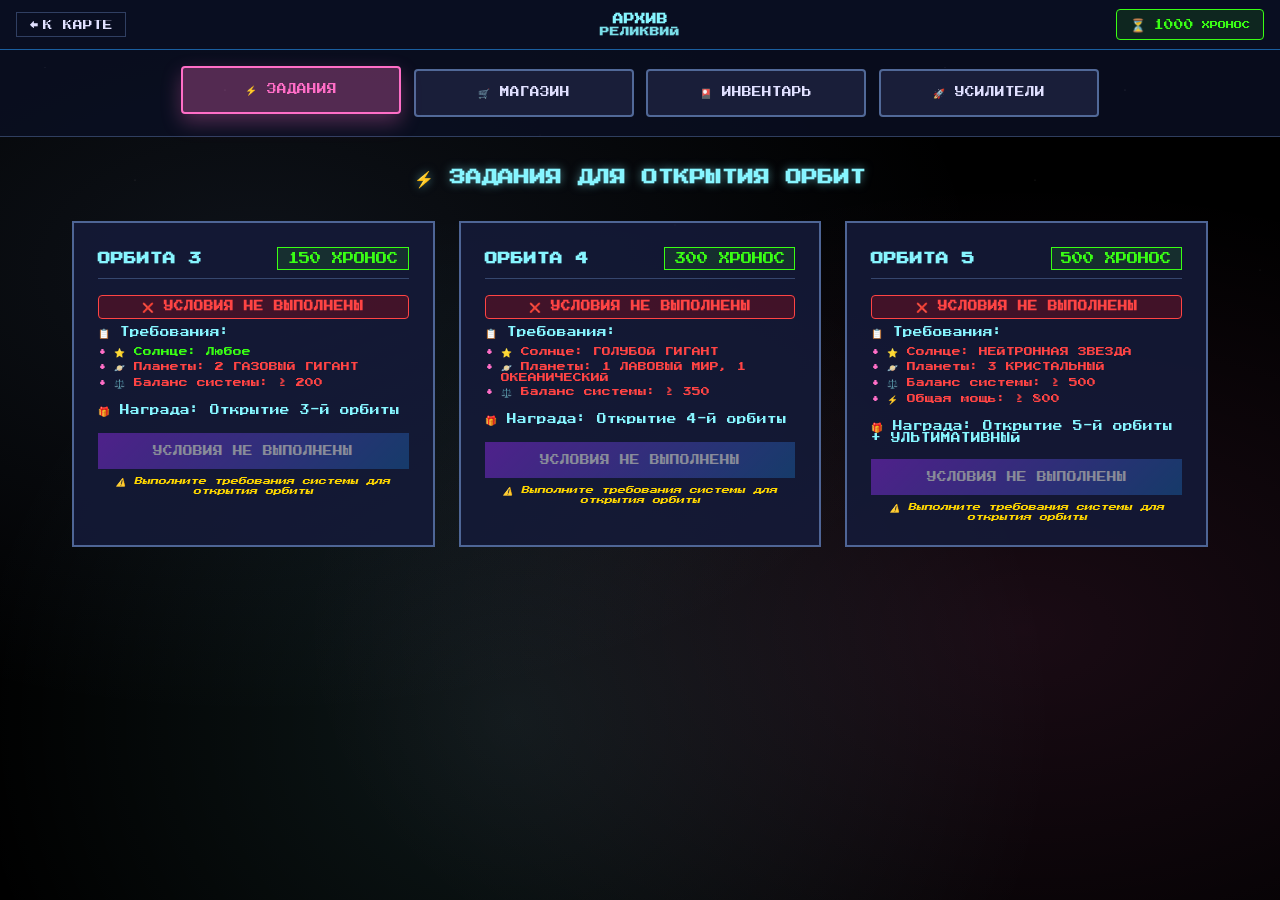
<file: archive.html>
<!DOCTYPE html>
<html lang="ru">
<head>
    <meta charset="UTF-8">
    <meta name="viewport" content="width=device-width, initial-scale=1.0">
    <title>Архив Реликвий | Космогенезис</title>
    <link rel="stylesheet" href="archive.css">
    <link href="https://fonts.googleapis.com/css2?family=Press+Start+2P&display=swap" rel="stylesheet">
</head>
<body class="archive-page">
    <!-- Космический фон -->
    <div class="stars"></div>
    <div class="twinkling"></div>
    
    <!-- Шапка -->
    <header class="archive-header" role="banner" aria-label="Архив реликвий">
        <div class="header-left" role="navigation" aria-label="Навигация">
            <a href="universe-map.html" class="back-button" aria-label="Вернуться к карте вселенной">
                <span class="back-button-icon" aria-hidden="true">←</span>
                <span class="back-button-text">К КАРТЕ</span>
            </a>
        </div>
        
        <div class="header-center" role="heading" aria-level="1">
            <h1 class="header-title" tabindex="0">
                <span class="title-text">АРХИВ</span>
                <span class="title-subtext">РЕЛИКВИЙ</span>
            </h1>
        </div>
        
        <div class="header-right" role="status" aria-label="Баланс валюты">
            <div class="currency-display" aria-live="polite" aria-label="Количество Хроноса">
                <span class="currency-icon" aria-hidden="true">⏳</span>
                <span id="chronos-amount" class="currency-amount">1000</span>
                <span class="currency-label">ХРОНОС</span>
            </div>
        </div>
    </header>

    <!-- Основной контент -->
    <main class="archive-main">
        <!-- Навигация по разделам -->
        <nav class="archive-nav">
            <button class="nav-tab active" data-tab="missions">⚡ ЗАДАНИЯ</button>
            <button class="nav-tab" data-tab="shop">🛒 МАГАЗИН</button>
            <button class="nav-tab" data-tab="inventory">🎴 ИНВЕНТАРЬ</button>
            <button class="nav-tab" data-tab="boosters">🚀 УСИЛИТЕЛИ</button>
        </nav>

        <!-- Контейнер контента -->
        <div class="archive-content">
            <!-- Раздел ЗАДАНИЯ -->
            <section class="tab-content active" id="missions-tab">
                <h2 class="section-title">⚡ ЗАДАНИЯ ДЛЯ ОТКРЫТИЯ ОРБИТ</h2>
                
                <div class="missions-grid">
                    <div class="mission-card" data-mission="orbit-3">
                        <div class="mission-header">
                            <h3>ОРБИТА 3</h3>
                            <span class="mission-price">150 ХРОНОС</span>
                        </div>
                        <div class="mission-status">
                            <div class="status-badge requirements-not-met">❌ УСЛОВИЯ НЕ ВЫПОЛНЕНЫ</div>
                        </div>
                        <div class="mission-requirements">
                            <p>📋 Требования:</p>
                            <ul>
                                <li class="requirement-not-met">
                                    ⭐ Солнце: Любое
                                </li>
                                <li class="requirement-not-met">
                                    🪐 Планеты: 2 газовых гиганта
                                </li>
                                <li class="requirement-not-met">
                                    ⚖️ Баланс системы: ≥ 200
                                </li>
                            </ul>
                        </div>
                        <div class="mission-reward">
                            <p>🎁 Награда: Открытие 3-й орбиты</p>
                        </div>
                        <button class="buy-button" data-mission="orbit-3" disabled>УСЛОВИЯ НЕ ВЫПОЛНЕНЫ</button>
                        <div class="mission-hint">⚠️ Выполните требования системы для открытия орбиты</div>
                    </div>

                    <div class="mission-card" data-mission="orbit-4">
                        <div class="mission-header">
                            <h3>ОРБИТА 4</h3>
                            <span class="mission-price">300 ХРОНОС</span>
                        </div>
                        <div class="mission-status">
                            <div class="status-badge requirements-not-met">❌ УСЛОВИЯ НЕ ВЫПОЛНЕНЫ</div>
                        </div>
                        <div class="mission-requirements">
                            <p>📋 Требования:</p>
                            <ul>
                                <li class="requirement-not-met">
                                    ⭐ Солнце: Голубой гигант
                                </li>
                                <li class="requirement-not-met">
                                    🪐 Планеты: 1 лавовый мир + 1 океанический
                                </li>
                                <li class="requirement-not-met">
                                    ⚖️ Баланс системы: ≥ 350
                                </li>
                            </ul>
                        </div>
                        <div class="mission-reward">
                            <p>🎁 Награда: Открытие 4-й орбиты</p>
                        </div>
                        <button class="buy-button" data-mission="orbit-4" disabled>УСЛОВИЯ НЕ ВЫПОЛНЕНЫ</button>
                        <div class="mission-hint">⚠️ Выполните требования системы для открытия орбиты</div>
                    </div>

                    <div class="mission-card" data-mission="orbit-5">
                        <div class="mission-header">
                            <h3>ОРБИТА 5</h3>
                            <span class="mission-price">500 ХРОНОС</span>
                        </div>
                        <div class="mission-status">
                            <div class="status-badge requirements-not-met">❌ УСЛОВИЯ НЕ ВЫПОЛНЕНЫ</div>
                        </div>
                        <div class="mission-requirements">
                            <p>📋 Требования:</p>
                            <ul>
                                <li class="requirement-not-met">
                                    ⭐ Солнце: Нейтронная звезда
                                </li>
                                <li class="requirement-not-met">
                                    🪐 Планеты: 3 кристальных мира
                                </li>
                                <li class="requirement-not-met">
                                    ⚖️ Баланс системы: ≥ 500
                                </li>
                                <li class="requirement-not-met">
                                    ⚡ Общая мощь: ≥ 800
                                </li>
                            </ul>
                        </div>
                        <div class="mission-reward">
                            <p>🎁 Награда: Открытие 5-й орбиты + редкая планета</p>
                        </div>
                        <button class="buy-button" data-mission="orbit-5" disabled>УСЛОВИЯ НЕ ВЫПОЛНЕНЫ</button>
                        <div class="mission-hint">⚠️ Выполните требования системы для открытия орбиты</div>
                    </div>
                </div>
            </section>

            <!-- Раздел МАГАЗИН -->
            <section class="tab-content" id="shop-tab">
                <h2 class="section-title">🛒 МАГАЗИН РЕЛИКВИЙ</h2>
                
                <!-- Таймеры обновления -->
                <div class="refresh-timers">
                    <div class="timer-card">
                        <span class="timer-icon">🪐</span>
                        <div class="timer-info">
                            <h4>ПЛАНЕТЫ</h4>
                            <p>Обновление через: <span id="planets-timer">15:00</span></p>
                        </div>
                    </div>
                    <div class="timer-card">
                        <span class="timer-icon">⭐</span>
                        <div class="timer-info">
                            <h4>СОЛНЦЕ</h4>
                            <p>Обновление через: <span id="sun-timer">30:00</span></p>
                        </div>
                    </div>
                </div>

                <!-- Карта вселенной магазина -->
                <div class="universe-map-shop">
                    <!-- Контейнер для солнца -->
                    <div class="shop-sun-container" id="shop-sun-container">
                        <!-- Солнце будет добавляться динамически -->
                    </div>

                    <!-- Контейнер для планет -->
                    <div id="shop-planets-container">
                        <!-- Планеты будут добавляться динамически -->
                    </div>
                </div>

                <!-- Информация о выбранном объекте -->
                <div class="shop-selection-info" id="shop-selection-info">
                    <div class="selection-placeholder">
                        <p>🌌 Выберите планету или солнце на карте для покупки</p>
                    </div>
                </div>
            </section>

            <!-- Раздел ИНВЕНТАРЬ -->
            <section class="tab-content" id="inventory-tab">
                <h2 class="section-title">🎴 ИНВЕНТАРЬ КАРТ</h2>
                
                <div class="inventory-filters">
                    <button class="filter-btn active" data-filter="all">ВСЕ</button>
                    <button class="filter-btn" data-filter="suns">СОЛНЦА</button>
                    <button class="filter-btn" data-filter="planets">ПЛАНЕТЫ</button>
                    <button class="filter-btn" data-filter="rare">РЕДКИЕ</button>
                </div>

                <div class="inventory-grid">
                    <div class="inventory-stats">
                        <div class="stat-card">
                            <h4>ВСЕГО КАРТ</h4>
                            <span id="total-cards">0</span>
                        </div>
                        <div class="stat-card">
                            <h4>СОЛНЦА</h4>
                            <span id="suns-count">0</span>
                        </div>
                        <div class="stat-card">
                            <h4>ПЛАНЕТЫ</h4>
                            <span id="planets-count">0</span>
                        </div>
                        <div class="stat-card">
                            <h4>РЕДКИЕ</h4>
                            <span id="rare-count">0</span>
                        </div>
                    </div>

                    <div class="cards-container" id="cards-container">
                        <!-- Карты будут добавляться через JavaScript -->
                        <div style="grid-column: 1 / -1; text-align: center; padding: 3rem; color: var(--text); opacity: 0.7;">
                            <div style="font-size: 3rem; margin-bottom: 1rem;">📭</div>
                            <div style="font-size: 0.7rem; margin-bottom: 0.5rem;">ИНВЕНТАРЬ ПУСТ</div>
                            <div style="font-size: 0.5rem;">Посетите магазин чтобы приобрести карты</div>
                        </div>
                    </div>
                </div>
            </section>

            <!-- Раздел УСИЛИТЕЛИ -->
            <section class="tab-content" id="boosters-tab">
                <h2 class="section-title">🚀 УСИЛИТЕЛИ УДАЧИ</h2>
                
                <div class="boosters-grid">
                    <div class="booster-card">
                        <div class="booster-icon">🍀</div>
                        <div class="booster-info">
                            <h3>УСИЛИТЕЛЬ УДАЧИ I</h3>
                            <p>+10% к шансу редких планет</p>
                            <div class="booster-duration">⏱️ 24 часа</div>
                        </div>
                        <div class="booster-price">150 ХРОНОС</div>
                        <button class="buy-booster" data-booster="luck-1">АКТИВИРОВАТЬ</button>
                    </div>

                    <div class="booster-card">
                        <div class="booster-icon">🌈</div>
                        <div class="booster-info">
                            <h3>УСИЛИТЕЛЬ УДАЧИ II</h3>
                            <p>+25% к шансу редких планет и солнц</p>
                            <div class="booster-duration">⏱️ 24 часа</div>
                        </div>
                        <div class="booster-price">300 ХРОНОС</div>
                        <button class="buy-booster" data-booster="luck-2">АКТИВИРОВАТЬ</button>
                    </div>

                    <div class="booster-card">
                        <div class="booster-icon">👑</div>
                        <div class="booster-info">
                            <h3>ЗОЛОТАЯ ЛИХОРАДКА</h3>
                            <p>+50% к шансу всех редких карт</p>
                            <div class="booster-duration">⏱️ 12 часа</div>
                        </div>
                        <div class="booster-price">500 ХРОНОС</div>
                        <button class="buy-booster" data-booster="gold-rush">АКТИВИРОВАТЬ</button>
                    </div>

                    <div class="booster-card">
                        <div class="booster-icon">⚡</div>
                        <div class="booster-info">
                            <h3>БУСТЕР ОПЫТА</h3>
                            <p>+100% к получаемому Хроносу</p>
                            <div class="booster-duration">⏱️ 8 часов</div>
                        </div>
                        <div class="booster-price">200 ХРОНОС</div>
                        <button class="buy-booster" data-booster="xp-boost">АКТИВИРОВАТЬ</button>
                    </div>
                </div>

                <div class="active-boosters">
                    <h3>АКТИВНЫЕ УСИЛИТЕЛИ</h3>
                    <div id="active-boosters-list">
                        <p style="text-align: center; font-size: 0.6rem; opacity: 0.7;">Нет активных усилителей</p>
                    </div>
                </div>
            </section>
        </div>
    </main>

    <!-- Модальное окно покупки -->
    <div class="modal" id="purchase-modal">
        <div class="modal-content">
            <div class="modal-header">
                <h3 id="modal-title">ПОДТВЕРЖДЕНИЕ ПОКУПКИ</h3>
                <button class="close-modal">&times;</button>
            </div>
            <div class="modal-body">
                <p id="modal-message">Вы уверены, что хотите купить этот предмет?</p>
                <div class="modal-price">
                    Стоимость: <span id="modal-price-amount">0</span> ХРОНОС
                </div>
            </div>
            <div class="modal-footer">
                <button class="modal-btn cancel">ОТМЕНА</button>
                <button class="modal-btn confirm">ПОДТВЕРДИТЬ</button>
            </div>
        </div>
    </div>

    <!-- Уведомления -->
    <div class="notification" id="notification">
        <span id="notification-text"></span>
    </div>

    <!-- Подключаем файлы данных -->
    <script src="data/suns-data.js"></script>
    <script src="data/planets-data.js"></script>
    <script src="game-data-manager.js"></script>
    <script src="archive.js"></script>
</body>
</html>
</file>
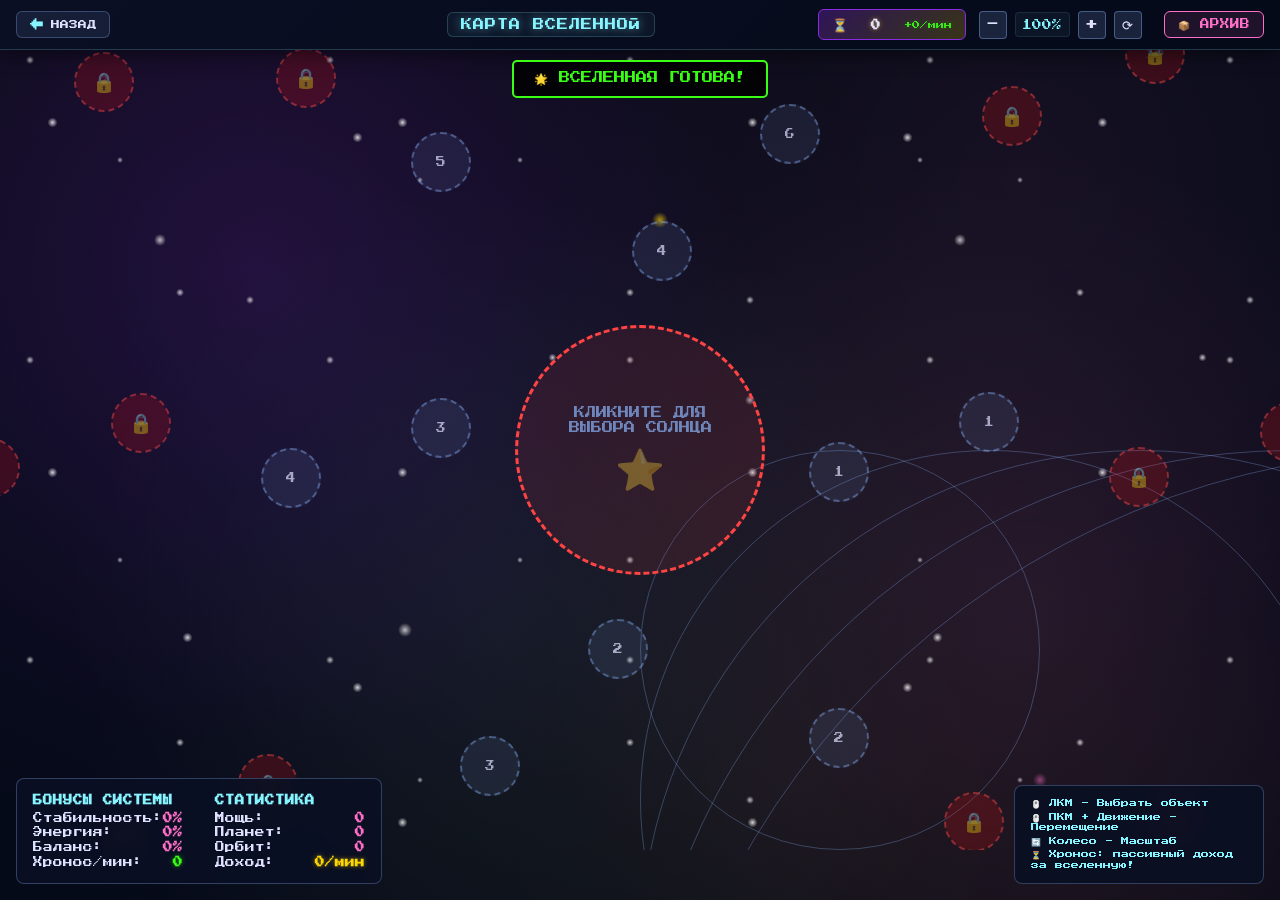
<file: universe-map.html>
<!DOCTYPE html>
<html lang="ru">
<head>
    <meta charset="UTF-8">
    <meta name="viewport" content="width=device-width, initial-scale=1.0, maximum-scale=5.0, user-scalable=yes">
    <title>Карта Вселенной | Космогенезис</title>
    <link rel="stylesheet" href="universe-map.css">
    <link href="https://fonts.googleapis.com/css2?family=Press+Start+2P&display=swap" rel="stylesheet">
</head>
<body class="universe-map-page">
    <!-- Космический фон с яркими звездами -->
    <div class="stars"></div>
    <div class="twinkling"></div>
    <div class="bright-stars"></div>
    <div class="nebula-background"></div>
    
    <!-- Шапка -->
    <header class="map-header">
        <div class="header-left">
            <a href="index.html" class="back-button">
                <span class="back-icon">←</span>
                <span class="back-text">НАЗАД</span>
            </a>
        </div>
        <div class="header-center">
            <span class="header-title">КАРТА ВСЕЛЕННОЙ</span>
        </div>
        <div class="header-right">
            <div class="currency-display" id="currency-display" title="Хронос">
                <span class="currency-icon">⏳</span>
                <span class="currency-amount" id="chronos-amount">0</span>
                <span class="currency-per-minute" id="chronos-per-minute">+0/мин</span>
            </div>
            <div class="mini-controls">
                <button class="mini-btn" id="zoom-out" title="Уменьшить">-</button>
                <span class="zoom-level" id="zoom-level">100%</span>
                <button class="mini-btn" id="zoom-in" title="Увеличить">+</button>
                <button class="mini-btn" id="reset-view" title="Сбросить вид">⟳</button>
            </div>
        </div>
    </header>

    <!-- Основная карта вселенной -->
    <main class="universe-map-main">
        <div class="universe-map-container" id="map-container">
            <div class="universe-map" id="universe-map">
                <!-- Центральная область для солнца -->
                <div class="central-area" id="central-area">
                    <div class="sun-placeholder" id="sun-placeholder">
                        <div class="placeholder-text">КЛИКНИТЕ ДЛЯ<br>ВЫБОРА СОЛНЦА</div>
                        <div class="placeholder-icon">⭐</div>
                    </div>
                    
                    <!-- Текущее солнце -->
                    <div class="current-sun" id="current-sun"></div>
                </div>

                <!-- Орбитальные кольца -->
                <div class="orbit-ring orbit-1">
                    <div class="orbit-line"></div>
                </div>

                <div class="orbit-ring orbit-2">
                    <div class="orbit-line"></div>
                </div>

                <div class="orbit-ring orbit-3">
                    <div class="orbit-line"></div>
                </div>

                <div class="orbit-ring orbit-4">
                    <div class="orbit-line"></div>
                </div>

                <div class="orbit-ring orbit-5">
                    <div class="orbit-line"></div>
                </div>
                
                <!-- Слоты для планет будут добавлены динамически -->
            </div>
        </div>
    </main>

    <!-- Панель бонусов и статистики -->
    <div class="bonus-panel">
        <div class="bonus-section">
            <h4>БОНУСЫ СИСТЕМЫ</h4>
            <div class="bonus-list" id="bonus-list">
                <div class="bonus-item">Стабильность: <span id="stability-bonus">0%</span></div>
                <div class="bonus-item">Энергия: <span id="energy-bonus">0%</span></div>
                <div class="bonus-item">Баланс: <span id="balance-bonus">0%</span></div>
                <div class="bonus-item">Хронос/мин: <span id="chronos-income">0</span></div>
            </div>
        </div>
        <div class="stats-section">
            <h4>СТАТИСТИКА</h4>
            <div class="stats-list">
                <div class="stat-item">Мощь: <span id="system-power">0</span></div>
                <div class="stat-item">Планет: <span id="planets-count">0</span></div>
                <div class="stat-item">Орбит: <span id="active-orbits">0</span></div>
                <div class="stat-item">Доход: <span id="total-income">0/мин</span></div>
            </div>
        </div>
    </div>

    <!-- Подсказка управления -->
    <div class="controls-hint">
        <div class="hint-item">🖱️ ЛКМ - Выбрать объект</div>
        <div class="hint-item">🖱️ ПКМ + Движение - Перемещение</div>
        <div class="hint-item">🔄 Колесо - Масштаб</div>
        <div class="hint-item">⏳ Хронос: пассивный доход за вселенную!</div>
    </div>

    <!-- Сообщение о загрузке -->
    <div id="loading-message">
        ЗАГРУЗКА КАРТЫ ВСЕЛЕННОЙ...
    </div>

    <!-- Подключаем файлы данных -->
    <script src="data/suns-data.js"></script>
    <script src="data/planets-data.js"></script>
    <script src="game-data-manager.js"></script>
    <script src="universe-map.js"></script>
</body>
</html>
</file>
<file: archive.css>
/* Базовые стили для страницы архива */
* {
    margin: 0;
    padding: 0;
    box-sizing: border-box;
}

:root {
    --primary: #8a2be2;
    --secondary: #1a5fa0;
    --accent: #ff6ec7;
    --neon-blue: #87f5ff;
    --neon-green: #39ff14;
    --neon-purple: #bf00ff;
    --dark-bg: #0a0a16;
    --darker-bg: #050a19;
    --card-bg: rgba(20, 25, 55, 0.9);
    --text: #e0e0ff;
    --success: #00ff00;
    --warning: #ffaa00;
    --error: #ff4444;
}

.archive-page {
    font-family: 'Press Start 2P', cursive;
    background: var(--darker-bg);
    color: var(--text);
    overflow-x: hidden;
    min-height: 100vh;
    font-size: 10px;
    -webkit-user-select: none;
    user-select: none;
}

/* Космический фон */
.stars, .twinkling {
    position: fixed;
    top: 0;
    left: 0;
    width: 100%;
    height: 100%;
    pointer-events: none;
    z-index: -2;
}

.stars {
    background: 
        radial-gradient(ellipse at 20% 30%, rgba(138, 180, 248, 0.1) 0%, transparent 50%),
        radial-gradient(ellipse at 80% 70%, rgba(255, 110, 199, 0.1) 0%, transparent 50%),
        radial-gradient(ellipse at 40% 80%, rgba(135, 245, 255, 0.1) 0%, transparent 50%),
        #000;
    animation: twinkle 100s linear infinite;
}

.twinkling {
    background: 
        url('data:image/svg+xml,<svg xmlns="http://www.w3.org/2000/svg" viewBox="0 0 2000 2000"><circle cx="100" cy="150" r="1" fill="white" opacity="0.8"/><circle cx="300" cy="400" r="0.7" fill="white" opacity="0.6"/><circle cx="500" cy="200" r="1.2" fill="white" opacity="0.9"/><circle cx="800" cy="600" r="0.5" fill="white" opacity="0.5"/><circle cx="1200" cy="300" r="0.8" fill="white" opacity="0.7"/><circle cx="1500" cy="500" r="1.1" fill="white" opacity="0.8"/><circle cx="1800" cy="800" r="0.6" fill="white" opacity="0.6"/></svg>');
    animation: twinkle 50s linear infinite;
}

@keyframes twinkle {
    from { background-position: 0 0; }
    to { background-position: 2000px 1000px; }
}

/* Шапка */
.archive-header {
    position: fixed;
    top: 0;
    left: 0;
    right: 0;
    height: 50px;
    background: rgba(10, 15, 35, 0.95);
    backdrop-filter: blur(10px);
    border-bottom: 1px solid var(--secondary);
    display: flex;
    align-items: center;
    justify-content: space-between;
    padding: 0 1rem;
    z-index: 1000;
    transition: all 0.3s ease;
}

.header-left,
.header-center,
.header-right {
    flex: 1;
    display: flex;
    align-items: center;
}

.header-center {
    justify-content: center;
}

.header-right {
    justify-content: flex-end;
}

.back-button {
    color: var(--text);
    text-decoration: none;
    font-size: 0.6rem;
    padding: 0.4rem 0.8rem;
    border: 1px solid rgba(138, 180, 248, 0.3);
    transition: all 0.3s ease;
    display: flex;
    align-items: center;
    gap: 0.3rem;
    white-space: nowrap;
}

.back-button:hover {
    color: var(--accent);
    border-color: var(--accent);
}

.back-button-icon {
    font-size: 0.8em;
}

.back-button-text {
    flex-shrink: 1;
    overflow: hidden;
    text-overflow: ellipsis;
}

.header-title {
    font-size: 0.7rem;
    color: var(--neon-blue);
    text-transform: uppercase;
    display: flex;
    flex-direction: column;
    align-items: center;
    gap: 0.1rem;
}

.title-text {
    font-size: 0.95em;
}

.title-subtext {
    font-size: 0.85em;
    opacity: 0.9;
}

.currency-display {
    display: flex;
    align-items: center;
    gap: 0.5rem;
    font-size: 0.6rem;
    color: var(--neon-green);
    background: rgba(57, 255, 20, 0.1);
    padding: 0.4rem 0.8rem;
    border: 1px solid var(--neon-green);
    border-radius: 4px;
    white-space: nowrap;
    position: relative;
}

.currency-icon {
    font-size: 0.8rem;
}

.currency-label {
    font-size: 0.85em;
}

/* Основной контент */
.archive-main {
    padding-top: 50px;
    min-height: calc(100vh - 50px);
}

/* Обновленная навигация по табам */
.archive-nav {
    display: flex;
    justify-content: center;
    gap: 0.8rem;
    padding: 1.2rem;
    background: rgba(10, 15, 35, 0.8);
    border-bottom: 1px solid rgba(138, 180, 248, 0.3);
    flex-wrap: wrap;
}

.nav-tab {
    background: rgba(30, 35, 65, 0.8);
    border: 2px solid rgba(138, 180, 248, 0.5);
    color: var(--text);
    padding: 1rem 1.5rem;
    font-size: 0.6rem;
    cursor: pointer;
    transition: all 0.3s ease;
    font-family: 'Press Start 2P', cursive;
    text-transform: uppercase;
    flex: 1;
    min-width: 140px;
    max-width: 220px;
    text-align: center;
    border-radius: 4px;
}

.nav-tab:hover {
    background: rgba(138, 180, 248, 0.2);
    border-color: var(--neon-blue);
    transform: translateY(-2px);
    box-shadow: 0 5px 15px rgba(135, 245, 255, 0.2);
}

.nav-tab.active {
    background: rgba(255, 110, 199, 0.3);
    border-color: var(--accent);
    color: var(--accent);
    transform: translateY(-3px);
    box-shadow: 0 8px 20px rgba(255, 110, 199, 0.3);
}

/* Контент табов */
.archive-content {
    padding: 2rem;
    max-width: 1200px;
    margin: 0 auto;
}

.tab-content {
    display: none;
}

.tab-content.active {
    display: block;
    animation: fadeIn 0.5s ease;
}

@keyframes fadeIn {
    from { opacity: 0; transform: translateY(20px); }
    to { opacity: 1; transform: translateY(0); }
}

.section-title {
    text-align: center;
    font-size: 1rem;
    margin-bottom: 2rem;
    color: var(--neon-blue);
    text-transform: uppercase;
    text-shadow: 0 0 10px rgba(135, 245, 255, 0.5);
}

/* Сетка заданий */
.missions-grid {
    display: grid;
    grid-template-columns: repeat(auto-fit, minmax(350px, 1fr));
    gap: 1.5rem;
    margin-bottom: 2rem;
}

.mission-card {
    background: var(--card-bg);
    border: 2px solid rgba(138, 180, 248, 0.5);
    padding: 1.5rem;
    border-radius: 0;
    transition: all 0.3s ease;
    position: relative;
    overflow: hidden;
}

.mission-card::before {
    content: '';
    position: absolute;
    top: 0;
    left: -100%;
    width: 100%;
    height: 100%;
    background: linear-gradient(90deg, transparent, rgba(255, 110, 199, 0.1), transparent);
    transition: left 0.5s ease;
}

.mission-card:hover::before {
    left: 100%;
}

.mission-card:hover {
    border-color: var(--accent);
    transform: translateY(-5px);
    box-shadow: 0 10px 25px rgba(255, 110, 199, 0.2);
}

.mission-header {
    display: flex;
    justify-content: space-between;
    align-items: center;
    margin-bottom: 1rem;
    padding-bottom: 0.5rem;
    border-bottom: 1px solid rgba(138, 180, 248, 0.3);
}

.mission-header h3 {
    color: var(--neon-blue);
    font-size: 0.8rem;
    text-transform: uppercase;
}

.mission-price {
    color: var(--neon-green);
    font-size: 0.7rem;
    background: rgba(57, 255, 20, 0.1);
    padding: 0.3rem 0.6rem;
    border: 1px solid var(--neon-green);
}

.mission-requirements,
.mission-reward {
    margin-bottom: 1rem;
}

.mission-requirements p,
.mission-reward p {
    font-size: 0.6rem;
    color: var(--neon-blue);
    margin-bottom: 0.5rem;
}

.mission-requirements ul {
    list-style: none;
    padding-left: 0;
}

.mission-requirements li {
    font-size: 0.55rem;
    margin-bottom: 0.3rem;
    padding-left: 1rem;
    position: relative;
}

.mission-requirements li::before {
    content: '•';
    position: absolute;
    left: 0;
    color: var(--accent);
}

.buy-button {
    width: 100%;
    background: linear-gradient(135deg, var(--primary), var(--secondary));
    border: none;
    color: white;
    padding: 0.8rem;
    font-size: 0.6rem;
    cursor: pointer;
    transition: all 0.3s ease;
    font-family: 'Press Start 2P', cursive;
    text-transform: uppercase;
    position: relative;
    overflow: hidden;
}

.buy-button:hover {
    background: linear-gradient(135deg, var(--accent), #ff1493);
    transform: translateY(-2px);
    box-shadow: 0 5px 15px rgba(255, 110, 199, 0.4);
}

.buy-button:active {
    transform: translateY(0);
}

/* Магазин */
.shop-categories {
    display: flex;
    justify-content: center;
    gap: 1rem;
    margin-bottom: 2rem;
    flex-wrap: wrap;
}

.category-btn {
    background: rgba(30, 35, 65, 0.8);
    border: 2px solid rgba(138, 180, 248, 0.5);
    color: var(--text);
    padding: 0.6rem 1rem;
    font-size: 0.6rem;
    cursor: pointer;
    transition: all 0.3s ease;
    font-family: 'Press Start 2P', cursive;
}

.category-btn:hover {
    background: rgba(138, 180, 248, 0.2);
}

.category-btn.active {
    background: rgba(135, 245, 255, 0.3);
    border-color: var(--neon-blue);
    color: var(--neon-blue);
}

.shop-items-grid {
    display: grid;
    grid-template-columns: repeat(auto-fit, minmax(300px, 1fr));
    gap: 1.5rem;
}

.shop-category {
    display: none;
    grid-template-columns: repeat(auto-fit, minmax(300px, 1fr));
    gap: 1.5rem;
}

.shop-category.active {
    display: grid;
}

.shop-item {
    background: var(--card-bg);
    border: 2px solid rgba(138, 180, 248, 0.5);
    padding: 1.5rem;
    border-radius: 0;
    transition: all 0.3s ease;
    display: flex;
    flex-direction: column;
    gap: 1rem;
}

.shop-item:hover {
    border-color: var(--neon-green);
    transform: translateY(-5px);
}

.item-preview {
    width: 80px;
    height: 80px;
    border-radius: 50%;
    margin: 0 auto;
    display: flex;
    align-items: center;
    justify-content: center;
    font-size: 1.5rem;
    border: 3px solid rgba(255, 255, 255, 0.3);
}

.random-planet {
    background: linear-gradient(135deg, #666, #999);
}

.random-sun {
    background: linear-gradient(135deg, #ffd700, #ff8c00);
}

.mystery-box {
    background: linear-gradient(135deg, var(--neon-purple), var(--primary));
}

.item-info {
    text-align: center;
}

.item-info h3 {
    color: var(--neon-blue);
    font-size: 0.7rem;
    margin-bottom: 0.5rem;
    text-transform: uppercase;
}

.item-info p {
    font-size: 0.55rem;
    color: var(--text);
    opacity: 0.8;
    margin-bottom: 0.5rem;
}

.item-stats span {
    font-size: 0.5rem;
    background: rgba(138, 180, 248, 0.2);
    padding: 0.3rem 0.6rem;
    border-radius: 4px;
    border: 1px solid rgba(138, 180, 248, 0.5);
}

.item-price {
    text-align: center;
    font-size: 0.7rem;
    color: var(--neon-green);
    font-weight: bold;
}

.buy-item {
    background: linear-gradient(135deg, var(--neon-green), #00cc00);
    border: none;
    color: black;
    padding: 0.6rem;
    font-size: 0.6rem;
    cursor: pointer;
    transition: all 0.3s ease;
    font-family: 'Press Start 2P', cursive;
    text-transform: uppercase;
}

.buy-item:hover {
    background: linear-gradient(135deg, #00ff00, #00cc00);
    transform: translateY(-2px);
}

/* Инвентарь */
.inventory-filters {
    display: flex;
    justify-content: center;
    gap: 1rem;
    margin-bottom: 2rem;
    flex-wrap: wrap;
}

.filter-btn {
    background: rgba(30, 35, 65, 0.8);
    border: 2px solid rgba(138, 180, 248, 0.5);
    color: var(--text);
    padding: 0.6rem 1rem;
    font-size: 0.6rem;
    cursor: pointer;
    transition: all 0.3s ease;
    font-family: 'Press Start 2P', cursive;
}

.filter-btn:hover {
    background: rgba(138, 180, 248, 0.2);
}

.filter-btn.active {
    background: rgba(255, 110, 199, 0.3);
    border-color: var(--accent);
    color: var(--accent);
}

.inventory-grid {
    display: grid;
    grid-template-columns: 300px 1fr;
    gap: 2rem;
}

.inventory-stats {
    display: grid;
    grid-template-columns: 1fr;
    gap: 1rem;
    height: fit-content;
}

.stat-card {
    background: var(--card-bg);
    border: 2px solid rgba(138, 180, 248, 0.5);
    padding: 1rem;
    text-align: center;
}

.stat-card h4 {
    color: var(--neon-blue);
    font-size: 0.6rem;
    margin-bottom: 0.5rem;
    text-transform: uppercase;
}

.stat-card span {
    font-size: 1.2rem;
    color: var(--accent);
    font-weight: bold;
}

.cards-container {
    display: grid;
    grid-template-columns: repeat(auto-fill, minmax(150px, 1fr));
    gap: 1rem;
    max-height: 600px;
    overflow-y: auto;
    padding: 0.5rem;
}

.card-item {
    background: var(--card-bg);
    border: 2px solid rgba(138, 180, 248, 0.5);
    padding: 1rem;
    border-radius: 0;
    text-align: center;
    transition: all 0.3s ease;
    cursor: pointer;
}

.card-item:hover {
    border-color: var(--accent);
    transform: translateY(-3px);
}

.card-item.rare {
    border-color: var(--neon-purple);
    background: rgba(191, 0, 255, 0.1);
}

.card-preview {
    width: 60px;
    height: 60px;
    border-radius: 50%;
    margin: 0 auto 0.5rem;
    border: 2px solid rgba(255, 255, 255, 0.4);
}

.card-name {
    font-size: 0.55rem;
    color: var(--neon-blue);
    margin-bottom: 0.3rem;
    text-transform: uppercase;
    line-height: 1.2;
}

.card-type {
    font-size: 0.5rem;
    color: var(--text);
    opacity: 0.7;
}

/* Усилители */
.boosters-grid {
    display: grid;
    grid-template-columns: repeat(auto-fit, minmax(280px, 1fr));
    gap: 1.5rem;
    margin-bottom: 3rem;
}

.booster-card {
    background: var(--card-bg);
    border: 2px solid rgba(138, 180, 248, 0.5);
    padding: 1.5rem;
    border-radius: 0;
    transition: all 0.3s ease;
    display: flex;
    flex-direction: column;
    gap: 1rem;
}

.booster-card:hover {
    border-color: var(--neon-green);
    transform: translateY(-5px);
}

.booster-icon {
    font-size: 2rem;
    text-align: center;
}

.booster-info {
    text-align: center;
}

.booster-info h3 {
    color: var(--neon-blue);
    font-size: 0.7rem;
    margin-bottom: 0.5rem;
    text-transform: uppercase;
}

.booster-info p {
    font-size: 0.55rem;
    color: var(--text);
    margin-bottom: 0.5rem;
}

.booster-duration {
    font-size: 0.5rem;
    color: var(--neon-green);
    background: rgba(57, 255, 20, 0.1);
    padding: 0.3rem 0.6rem;
    border-radius: 4px;
    display: inline-block;
}

.booster-price {
    text-align: center;
    font-size: 0.7rem;
    color: var(--neon-green);
    font-weight: bold;
}

.buy-booster {
    background: linear-gradient(135deg, var(--primary), var(--secondary));
    border: none;
    color: white;
    padding: 0.6rem;
    font-size: 0.6rem;
    cursor: pointer;
    transition: all 0.3s ease;
    font-family: 'Press Start 2P', cursive;
    text-transform: uppercase;
}

.buy-booster:hover {
    background: linear-gradient(135deg, var(--accent), #ff1493);
    transform: translateY(-2px);
}

.active-boosters {
    background: var(--card-bg);
    border: 2px solid rgba(138, 180, 248, 0.5);
    padding: 1.5rem;
    border-radius: 0;
}

.active-boosters h3 {
    color: var(--neon-blue);
    font-size: 0.7rem;
    margin-bottom: 1rem;
    text-transform: uppercase;
    text-align: center;
}

/* Модальное окно */
.modal {
    display: none;
    position: fixed;
    top: 0;
    left: 0;
    width: 100%;
    height: 100%;
    background: rgba(0, 0, 0, 0.8);
    z-index: 2000;
    backdrop-filter: blur(5px);
    align-items: center;
    justify-content: center;
}

.modal.active {
    display: flex;
}

.modal-content {
    background: rgba(20, 25, 55, 0.95);
    border: 2px solid var(--accent);
    padding: 2rem;
    border-radius: 0;
    max-width: 400px;
    width: 90%;
    animation: modalAppear 0.3s ease;
}

@keyframes modalAppear {
    from { opacity: 0; transform: scale(0.8); }
    to { opacity: 1; transform: scale(1); }
}

.modal-header {
    display: flex;
    justify-content: space-between;
    align-items: center;
    margin-bottom: 1.5rem;
    border-bottom: 1px solid rgba(138, 180, 248, 0.3);
    padding-bottom: 1rem;
}

.modal-header h3 {
    color: var(--neon-blue);
    font-size: 0.8rem;
    text-transform: uppercase;
}

.close-modal {
    background: none;
    border: none;
    color: var(--text);
    font-size: 1.2rem;
    cursor: pointer;
    transition: color 0.3s ease;
}

.close-modal:hover {
    color: var(--accent);
}

.modal-body {
    margin-bottom: 1.5rem;
}

.modal-body p {
    font-size: 0.6rem;
    margin-bottom: 1rem;
    line-height: 1.5;
}

.modal-price {
    font-size: 0.7rem;
    color: var(--neon-green);
    text-align: center;
    background: rgba(57, 255, 20, 0.1);
    padding: 0.8rem;
    border: 1px solid var(--neon-green);
}

.modal-footer {
    display: flex;
    gap: 1rem;
}

.modal-btn {
    flex: 1;
    padding: 0.8rem;
    font-size: 0.6rem;
    border: none;
    cursor: pointer;
    transition: all 0.3s ease;
    font-family: 'Press Start 2P', cursive;
    text-transform: uppercase;
}

.modal-btn.cancel {
    background: rgba(255, 68, 68, 0.3);
    color: var(--error);
    border: 1px solid var(--error);
}

.modal-btn.cancel:hover {
    background: rgba(255, 68, 68, 0.5);
}

.modal-btn.confirm {
    background: rgba(57, 255, 20, 0.3);
    color: var(--success);
    border: 1px solid var(--success);
}

.modal-btn.confirm:hover {
    background: rgba(57, 255, 20, 0.5);
}

/* Уведомления */
.notification {
    position: fixed;
    top: 60px;
    right: 20px;
    background: var(--card-bg);
    border: 2px solid var(--neon-green);
    color: var(--neon-green);
    padding: 1rem 1.5rem;
    border-radius: 0;
    font-size: 0.6rem;
    z-index: 3000;
    transform: translateX(400px);
    transition: transform 0.3s ease;
    max-width: 300px;
}

.notification.show {
    transform: translateX(0);
}

.notification.error {
    border-color: var(--error);
    color: var(--error);
}

/* Таймеры обновления */
.refresh-timers {
    display: flex;
    justify-content: center;
    gap: 1rem;
    margin-bottom: 2rem;
    flex-wrap: wrap;
    align-items: center;
}

.timer-card {
    background: var(--card-bg);
    border: 2px solid rgba(138, 180, 248, 0.5);
    padding: 1rem;
    border-radius: 0;
    display: flex;
    align-items: center;
    gap: 0.8rem;
    min-width: 200px;
}

.timer-icon {
    font-size: 1.5rem;
}

.timer-info h4 {
    color: var(--neon-blue);
    font-size: 0.6rem;
    margin-bottom: 0.3rem;
    text-transform: uppercase;
}

.timer-info p {
    font-size: 0.55rem;
    color: var(--text);
    opacity: 0.8;
}

#planets-timer, #sun-timer {
    color: var(--neon-green);
    font-weight: bold;
}

.refresh-btn {
    background: linear-gradient(135deg, var(--primary), var(--secondary));
    border: 2px solid rgba(138, 180, 248, 0.5);
    color: white;
    padding: 0.8rem 1.2rem;
    font-size: 0.6rem;
    cursor: pointer;
    transition: all 0.3s ease;
    font-family: 'Press Start 2P', cursive;
    text-transform: uppercase;
}

.refresh-btn:hover:not(:disabled) {
    background: linear-gradient(135deg, var(--accent), #ff1493);
    transform: translateY(-2px);
}

.refresh-btn:disabled {
    opacity: 0.5;
    cursor: not-allowed;
}

/* Карта вселенной магазина */
.universe-map-shop {
    position: relative;
    width: 100%;
    height: 500px;
    background: rgba(10, 15, 35, 0.3);
    border: 2px solid rgba(138, 180, 248, 0.3);
    margin-bottom: 2rem;
    border-radius: 50%;
    overflow: hidden;
}

/* Солнце в центре */
.shop-sun-container {
    position: absolute;
    top: 50%;
    left: 50%;
    transform: translate(-50%, -50%);
    z-index: 10;
}

.shop-sun {
    width: 80px;
    height: 80px;
    border-radius: 50%;
    cursor: pointer;
    transition: all 0.3s ease;
    border: 3px solid transparent;
    position: relative;
    display: flex;
    align-items: center;
    justify-content: center;
    font-size: 2rem;
}

.shop-sun:hover {
    transform: scale(1.1);
    border-color: var(--neon-green);
}

.shop-sun::after {
    content: '';
    position: absolute;
    top: -10px;
    left: -10px;
    right: -10px;
    bottom: -10px;
    border-radius: 50%;
    background: radial-gradient(circle, rgba(255, 255, 255, 0.1) 0%, transparent 70%);
    opacity: 0;
    transition: opacity 0.3s ease;
}

.shop-sun:hover::after {
    opacity: 1;
}

.sun-price-tag {
    position: absolute;
    bottom: -25px;
    left: 50%;
    transform: translateX(-50%);
    background: rgba(57, 255, 20, 0.9);
    color: black;
    padding: 0.3rem 0.6rem;
    border-radius: 4px;
    font-size: 0.5rem;
    font-weight: bold;
    white-space: nowrap;
}

/* Орбиты */
.shop-orbits {
    position: absolute;
    top: 0;
    left: 0;
    width: 100%;
    height: 100%;
}

.shop-orbit {
    position: absolute;
    top: 50%;
    left: 50%;
    transform: translate(-50%, -50%);
    border-radius: 50%;
    display: flex;
    align-items: center;
    justify-content: center;
}

.orbit-1 { width: 200px; height: 200px; }
.orbit-2 { width: 300px; height: 300px; }
.orbit-3 { width: 400px; height: 400px; }
.orbit-4 { width: 500px; height: 500px; }
.orbit-5 { width: 600px; height: 600px; }

.orbit-path {
    position: absolute;
    width: 100%;
    height: 100%;
    border: 1px dashed rgba(138, 180, 248, 0.2);
    border-radius: 50%;
}

.shop-planet-slots {
    position: relative;
    width: 100%;
    height: 100%;
}

/* Планеты на орбитах */
.shop-planet {
    position: absolute;
    width: 40px;
    height: 40px;
    border-radius: 50%;
    cursor: pointer;
    transition: all 0.3s ease;
    border: 2px solid transparent;
    display: flex;
    align-items: center;
    justify-content: center;
    font-size: 1.2rem;
    transform-origin: center;
}

.shop-planet:hover {
    transform: scale(1.3);
    border-color: var(--neon-blue);
    z-index: 20;
}

.planet-price-tag {
    position: absolute;
    top: -20px;
    left: 50%;
    transform: translateX(-50%);
    background: rgba(57, 255, 20, 0.9);
    color: black;
    padding: 0.2rem 0.4rem;
    border-radius: 4px;
    font-size: 0.4rem;
    font-weight: bold;
    white-space: nowrap;
    opacity: 0;
    transition: opacity 0.3s ease;
}

.shop-planet:hover .planet-price-tag {
    opacity: 1;
}

/* Информация о выборе */
.shop-selection-info {
    background: var(--card-bg);
    border: 2px solid rgba(138, 180, 248, 0.5);
    padding: 1.5rem;
    min-height: 200px;
}

.selection-placeholder {
    text-align: center;
    color: var(--text);
    opacity: 0.7;
    font-size: 0.7rem;
    padding: 2rem;
}

.selected-item-info {
    display: grid;
    grid-template-columns: 100px 1fr;
    gap: 1.5rem;
    align-items: center;
}

.selected-item-preview {
    width: 80px;
    height: 80px;
    border-radius: 50%;
    display: flex;
    align-items: center;
    justify-content: center;
    font-size: 2rem;
    border: 3px solid rgba(255, 255, 255, 0.3);
}

.selected-item-details h3 {
    color: var(--neon-blue);
    font-size: 0.8rem;
    margin-bottom: 0.5rem;
    text-transform: uppercase;
}

.selected-item-details p {
    font-size: 0.6rem;
    margin-bottom: 0.5rem;
    line-height: 1.4;
}

.selected-item-stats {
    display: flex;
    gap: 0.5rem;
    margin-bottom: 1rem;
    flex-wrap: wrap;
}

.selected-item-stats span {
    background: rgba(138, 180, 248, 0.2);
    padding: 0.3rem 0.6rem;
    border-radius: 4px;
    font-size: 0.5rem;
    border: 1px solid rgba(138, 180, 248, 0.5);
}

.selected-item-price {
    font-size: 0.8rem;
    color: var(--neon-green);
    font-weight: bold;
    margin-bottom: 1rem;
}

.buy-selected-item {
    width: 100%;
    background: linear-gradient(135deg, var(--neon-green), #00cc00);
    border: none;
    color: black;
    padding: 0.8rem;
    font-size: 0.7rem;
    cursor: pointer;
    transition: all 0.3s ease;
    font-family: 'Press Start 2P', cursive;
    text-transform: uppercase;
}

.buy-selected-item:hover:not(:disabled) {
    background: linear-gradient(135deg, #00ff00, #00cc00);
    transform: translateY(-2px);
}

.buy-selected-item:disabled {
    opacity: 0.5;
    cursor: not-allowed;
}

/* Анимации */
@keyframes orbit-rotation {
    from { transform: translate(-50%, -50%) rotate(0deg); }
    to { transform: translate(-50%, -50%) rotate(360deg); }
}

.shop-orbit {
    animation: orbit-rotation 120s linear infinite;
}

.orbit-2 { animation-duration: 100s; animation-direction: reverse; }
.orbit-3 { animation-duration: 80s; }
.orbit-4 { animation-duration: 60s; animation-direction: reverse; }
.orbit-5 { animation-duration: 40s; }

/* Дополнительные улучшенные стили */
.shop-planet, .shop-sun {
    transition: transform 0.3s ease, border-color 0.3s ease !important;
}

.shop-planet:hover, .shop-sun:hover {
    transform: translate(-50%, -50%) scale(1.2) !important;
    z-index: 100 !important;
    border-color: var(--neon-blue) !important;
}

.planet-price-tag, .sun-price-tag {
    transition: opacity 0.3s ease !important;
    pointer-events: none;
}

.shop-planet:hover .planet-price-tag,
.shop-sun:hover .sun-price-tag {
    opacity: 1 !important;
}

.mission-card.requirements-met {
    border: 2px solid #39ff14;
    background: rgba(57, 255, 20, 0.1);
}

.status-badge {
    padding: 0.3rem 0.6rem;
    border-radius: 4px;
    font-size: 0.6rem;
    font-weight: bold;
    text-align: center;
    margin-bottom: 0.5rem;
}

.status-badge.completed {
    background: rgba(0, 255, 0, 0.2);
    color: #39ff14;
    border: 1px solid #39ff14;
}

.status-badge.can-complete {
    background: rgba(255, 215, 0, 0.2);
    color: #ffd700;
    border: 1px solid #ffd700;
    animation: pulse 2s infinite;
}

.status-badge.requirements-not-met {
    background: rgba(255, 0, 0, 0.2);
    color: #ff4444;
    border: 1px solid #ff4444;
}

.requirement-met {
    color: #39ff14;
}

.requirement-not-met {
    color: #ff4444;
}

.mission-hint {
    font-size: 0.5rem;
    color: #ffd700;
    text-align: center;
    margin-top: 0.5rem;
    font-style: italic;
}

.buy-button.can-complete {
    background: #ffd700;
    color: #000;
    font-weight: bold;
    animation: pulse 2s infinite;
}

.buy-button:disabled {
    opacity: 0.5;
    cursor: not-allowed;
}

.card-item {
    cursor: pointer;
    transition: transform 0.3s ease;
}

.card-item:hover {
    transform: translateY(-5px);
}

.card-power {
    font-size: 0.6rem;
    color: #ffd700;
    margin-top: 0.3rem;
}

@keyframes pulse {
    0% { opacity: 0.5; transform: scale(1); }
    50% { opacity: 0.8; transform: scale(1.05); }
    100% { opacity: 0.5; transform: scale(1); }
}

/* ============ МОБИЛЬНАЯ ОПТИМИЗАЦИЯ ============ */
@media (max-width: 768px) {
    /* Шапка */
    .archive-header {
        height: 45px;
        padding: 0 0.5rem;
        flex-wrap: nowrap;
        overflow: hidden;
    }
    
    .header-left,
    .header-center,
    .header-right {
        flex: none;
        min-width: 0;
    }
    
    .header-left {
        width: 30%;
        justify-content: flex-start;
    }
    
    .header-center {
        width: 40%;
        justify-content: center;
    }
    
    .header-right {
        width: 30%;
        justify-content: flex-end;
    }
    
    .back-button {
        font-size: 0.5rem;
        padding: 0.3rem 0.5rem;
        max-width: 100%;
        gap: 0.2rem;
    }
    
    .back-button-text {
        max-width: 60px;
        overflow: hidden;
        text-overflow: ellipsis;
    }
    
    .header-title {
        font-size: 0.55rem;
        line-height: 1.2;
        word-break: break-word;
        white-space: normal;
        max-width: 100%;
        padding: 0 0.3rem;
    }
    
    .title-text {
        font-size: 0.9em;
    }
    
    .title-subtext {
        font-size: 0.8em;
    }
    
    .currency-display {
        font-size: 0.5rem;
        padding: 0.3rem 0.5rem;
        gap: 0.3rem;
        max-width: 100%;
    }
    
    .currency-icon {
        font-size: 0.7rem;
    }
    
    /* Основной контент */
    .archive-main {
        padding-top: 45px;
        min-height: calc(100vh - 45px);
    }
    
    /* Навигация - 2 ряда по 2 кнопки */
    .archive-nav {
        display: grid;
        grid-template-columns: repeat(2, 1fr);
        gap: 0.6rem;
        padding: 1rem;
        justify-items: center;
    }
    
    .nav-tab {
        width: 100%;
        max-width: 100%;
        min-width: unset;
        padding: 0.9rem 0.5rem;
        font-size: 0.55rem;
        margin: 0;
    }
    
    /* Контент */
    .archive-content {
        padding: 1rem 0.5rem;
    }
    
    .section-title {
        font-size: 0.8rem;
        margin-bottom: 1.5rem;
        padding: 0 0.5rem;
    }
    
    /* Карта магазина */
    .universe-map-shop {
        height: 400px;
    }
    
    .orbit-1 { width: 150px; height: 150px; }
    .orbit-2 { width: 220px; height: 220px; }
    .orbit-3 { width: 290px; height: 290px; }
    .orbit-4 { width: 360px; height: 360px; }
    .orbit-5 { width: 430px; height: 430px; }
    
    .shop-sun {
        width: 60px;
        height: 60px;
        font-size: 1.5rem;
    }
    
    .shop-planet {
        width: 30px;
        height: 30px;
        font-size: 1rem;
    }
    
    .refresh-timers {
        flex-direction: column;
    }
    
    .selected-item-info {
        grid-template-columns: 1fr;
        text-align: center;
    }
    
    /* Инвентарь */
    .inventory-grid {
        grid-template-columns: 1fr;
    }
    
    .inventory-stats {
        grid-template-columns: repeat(2, 1fr);
    }
    
    /* Модальное окно */
    .modal-footer {
        flex-direction: column;
    }
    
    /* Магазин */
    .shop-categories {
        flex-direction: column;
        align-items: center;
    }
    
    .category-btn {
        width: 100%;
        max-width: 250px;
    }
}

@media (max-width: 480px) {
    /* Шапка */
    .archive-header {
        height: 40px;
        padding: 0 0.3rem;
    }
    
    .back-button {
        font-size: 0.45rem;
        padding: 0.2rem 0.4rem;
        max-width: 70px;
    }
    
    .header-title {
        font-size: 0.45rem;
    }
    
    .currency-display {
        font-size: 0.45rem;
        padding: 0.2rem 0.4rem;
        max-width: 90px;
    }
    
    .currency-icon {
        font-size: 0.6rem;
    }
    
    /* Основной контент */
    .archive-main {
        padding-top: 40px;
        min-height: calc(100vh - 40px);
    }
    
    .archive-content {
        padding: 1rem;
    }
    
    /* Навигация */
    .archive-nav {
        grid-template-columns: repeat(2, 1fr);
        gap: 0.5rem;
        padding: 0.8rem;
    }
    
    .nav-tab {
        padding: 0.8rem 0.4rem;
        font-size: 0.5rem;
    }
    
    /* Сетки */
    .missions-grid,
    .shop-items-grid,
    .boosters-grid {
        grid-template-columns: 1fr;
    }
    
    .cards-container {
        grid-template-columns: repeat(2, 1fr);
    }
    
    /* Карта магазина */
    .universe-map-shop {
        height: 300px;
    }
    
    .orbit-1 { width: 120px; height: 120px; }
    .orbit-2 { width: 170px; height: 170px; }
    .orbit-3 { width: 220px; height: 220px; }
    .orbit-4 { width: 270px; height: 270px; }
    .orbit-5 { width: 320px; height: 320px; }
}

/* Очень маленькие экраны */
@media (max-width: 360px) {
    /* Шапка */
    .archive-header {
        height: 35px;
        padding: 0 0.2rem;
    }
    
    .back-button {
        font-size: 0.4rem;
        padding: 0.15rem 0.3rem;
        max-width: 50px;
    }
    
    .back-button-text {
        display: none;
    }
    
    .back-button::after {
        content: "← КАРТА";
        font-size: 0.35rem;
    }
    
    .header-title {
        font-size: 0.4rem;
    }
    
    .title-subtext {
        display: none;
    }
    
    .currency-display {
        font-size: 0.4rem;
        padding: 0.15rem 0.3rem;
        max-width: 70px;
    }
    
    .currency-label {
        display: none;
    }
    
    /* Основной контент */
    .archive-main {
        padding-top: 35px;
        min-height: calc(100vh - 35px);
    }
    
    /* Кнопки навигации */
    .nav-tab {
        padding: 0.7rem 0.3rem;
        font-size: 0.45rem;
    }
}

/* Шапка при прокрутке */
.archive-header.scrolled {
    height: 40px;
    backdrop-filter: blur(15px);
    background: rgba(10, 15, 35, 0.98);
}

@media (max-width: 768px) {
    .archive-header.scrolled {
        height: 35px;
    }
    
    .archive-header.scrolled .header-title {
        font-size: 0.5rem;
    }
    
    .archive-header.scrolled .back-button,
    .archive-header.scrolled .currency-display {
        font-size: 0.45rem;
        padding: 0.2rem 0.3rem;
    }
}

@media (max-width: 480px) {
    .archive-header.scrolled {
        height: 30px;
    }
}
</file>
<file: universe-map.css>
/* universe-map.css - ОПТИМИЗИРОВАН ДЛЯ МОБИЛЬНЫХ УСТРОЙСТВ */

/* Базовые стили для страницы карты */
* {
    margin: 0;
    padding: 0;
    box-sizing: border-box;
}

:root {
    --primary: #8a2be2;
    --secondary: #1a5fa0;
    --accent: #ff6ec7;
    --neon-blue: #87f5ff;
    --dark-bg: #0a0a16;
    --darker-bg: #050a19;
    --text: #e0e0ff;
    --chronos-gold: #ffd700;
    --income-green: #39ff14;
    --modal-bg: rgba(15, 20, 40, 0.95);
    --modal-border: rgba(135, 245, 255, 0.2);
    --mobile-breakpoint: 768px;
    --phone-breakpoint: 480px;
}

.universe-map-page {
    font-family: 'Press Start 2P', cursive;
    background: var(--darker-bg);
    color: var(--text);
    overflow: hidden;
    height: 100vh;
    font-size: 10px;
    -webkit-user-select: none;
    user-select: none;
    -webkit-tap-highlight-color: transparent;
    -webkit-text-size-adjust: 100%;
}

/* ==================== ОПТИМИЗИРОВАННЫЙ КОСМИЧЕСКИЙ ФОН ==================== */

/* Базовый фон с яркими звездами */
.stars, .twinkling, .nebula-background, .bright-stars {
    position: fixed;
    top: 0;
    left: 0;
    width: 100%;
    height: 100%;
    pointer-events: none;
    z-index: -2;
}

/* Базовый звездный фон - статичный для всех устройств */
.stars {
    background: 
        radial-gradient(ellipse at 50% 50%, rgba(20, 30, 60, 0.15) 0%, transparent 60%),
        radial-gradient(circle at 20% 30%, rgba(138, 43, 226, 0.12) 0%, transparent 40%),
        radial-gradient(circle at 80% 70%, rgba(255, 110, 199, 0.1) 0%, transparent 40%),
        linear-gradient(45deg, #050a19 0%, #0a0a16 50%, #050a19 100%);
}

/* Яркие статичные звезды для всех устройств */
.twinkling {
    background-image: 
        /* Крупные яркие звезды */
        radial-gradient(4px 4px at 10% 20%, rgba(255, 255, 255, 0.9) 0%, transparent 100%),
        radial-gradient(3px 3px at 30% 40%, rgba(255, 255, 255, 0.8) 0%, transparent 100%),
        radial-gradient(4px 4px at 50% 60%, rgba(255, 255, 255, 0.9) 0%, transparent 100%),
        radial-gradient(3px 3px at 70% 30%, rgba(255, 255, 255, 0.8) 0%, transparent 100%),
        radial-gradient(4px 4px at 90% 80%, rgba(255, 255, 255, 0.9) 0%, transparent 100%),
        /* Дополнительные яркие звезды */
        radial-gradient(5px 5px at 15% 35%, rgba(255, 255, 255, 1) 0%, transparent 100%),
        radial-gradient(4px 4px at 40% 65%, rgba(255, 255, 255, 0.95) 0%, transparent 100%),
        radial-gradient(5px 5px at 65% 25%, rgba(255, 255, 255, 1) 0%, transparent 100%),
        radial-gradient(4px 4px at 85% 55%, rgba(255, 255, 255, 0.95) 0%, transparent 100%),
        radial-gradient(5px 5px at 25% 85%, rgba(255, 255, 255, 1) 0%, transparent 100%);
    background-size: 300px 300px, 400px 400px, 500px 500px, 600px 600px, 700px 700px,
                     350px 350px, 450px 450px, 550px 550px, 650px 650px, 750px 750px;
    opacity: 0.8;
}

/* Особо яркие звезды - статичные */
.bright-stars {
    background-image: 
        radial-gradient(6px 6px at 20% 30%, rgba(255, 255, 255, 1) 0%, transparent 100%),
        radial-gradient(7px 7px at 45% 70%, rgba(255, 255, 255, 1) 0%, transparent 100%),
        radial-gradient(5px 5px at 75% 40%, rgba(255, 255, 255, 0.9) 0%, transparent 100%),
        radial-gradient(8px 8px at 60% 20%, rgba(255, 215, 0, 0.9) 0%, transparent 100%),
        radial-gradient(6px 6px at 35% 80%, rgba(135, 245, 255, 0.8) 0%, transparent 100%),
        radial-gradient(7px 7px at 80% 60%, rgba(255, 110, 199, 0.7) 0%, transparent 100%);
    background-size: 800px 800px, 900px 900px, 1000px 1000px, 1100px 1100px, 1200px 1200px, 1300px 1300px;
    opacity: 0.7;
}

/* Туманности - статичные для всех устройств */
.nebula-background {
    background: 
        radial-gradient(circle at 20% 30%, rgba(138, 43, 226, 0.15) 0%, transparent 50%),
        radial-gradient(circle at 80% 20%, rgba(255, 110, 199, 0.12) 0%, transparent 40%),
        radial-gradient(circle at 40% 70%, rgba(135, 245, 255, 0.1) 0%, transparent 45%),
        radial-gradient(circle at 60% 90%, rgba(255, 215, 0, 0.08) 0%, transparent 55%);
    opacity: 0.5;
    mix-blend-mode: screen;
}

/* Анимации ТОЛЬКО для десктопов */
@media (min-width: 769px) {
    .twinkling {
        animation: twinkle-mobile 80s linear infinite;
    }
    
    .bright-stars {
        animation: very-slow-drift 300s linear infinite;
    }
    
    .nebula-background {
        animation: nebula-move-slow 150s linear infinite;
    }
}

/* Медленные анимации для десктопов */
@keyframes twinkle-mobile {
    0% { transform: translateX(0) translateY(0); opacity: 0.8; }
    25% { transform: translateX(-50px) translateY(20px); opacity: 0.9; }
    50% { transform: translateX(-100px) translateY(0); opacity: 1; }
    75% { transform: translateX(-50px) translateY(-20px); opacity: 0.9; }
    100% { transform: translateX(0) translateY(0); opacity: 0.8; }
}

@keyframes very-slow-drift {
    0% { transform: translateX(0) translateY(0); }
    100% { transform: translateX(-100px) translateY(50px); }
}

@keyframes nebula-move-slow {
    0% { transform: scale(1) rotate(0deg); opacity: 0.5; filter: brightness(1); }
    50% { transform: scale(1.05) rotate(90deg); opacity: 0.7; filter: brightness(1.2); }
    100% { transform: scale(1) rotate(180deg); opacity: 0.5; filter: brightness(1); }
}

/* ГАРАНТИЯ КРУГЛОЙ ФОРМЫ */
.current-sun,
.planet-visual,
.planet-slot {
    aspect-ratio: 1 / 1 !important;
    -webkit-aspect-ratio: 1 / 1 !important;
}

/* ШАПКА - ГАРМОНИЧНАЯ ВЕРСИЯ */
.map-header {
    position: fixed;
    top: 0;
    left: 0;
    right: 0;
    height: 50px;
    background: linear-gradient(135deg, rgba(10, 15, 35, 0.98) 0%, rgba(5, 10, 25, 0.95) 100%);
    backdrop-filter: blur(20px);
    border-bottom: 1px solid rgba(135, 245, 255, 0.2);
    display: flex;
    align-items: center;
    justify-content: space-between;
    padding: 0 1rem;
    z-index: 1000;
    -webkit-backdrop-filter: blur(20px);
    box-shadow: 0 4px 20px rgba(0, 0, 0, 0.5);
}

.header-left,
.header-center,
.header-right {
    display: flex;
    align-items: center;
}

/* Левая часть - кнопка назад */
.header-left {
    flex: 1;
    justify-content: flex-start;
}

.back-button {
    color: var(--text);
    text-decoration: none;
    font-size: 0.6rem;
    padding: 0.4rem 0.8rem;
    background: rgba(138, 180, 248, 0.1);
    border: 1px solid rgba(138, 180, 248, 0.3);
    border-radius: 6px;
    transition: all 0.3s ease;
    font-family: 'Press Start 2P', cursive;
    white-space: nowrap;
    display: flex;
    align-items: center;
    gap: 0.5rem;
}

.back-button:hover {
    color: var(--accent);
    border-color: var(--accent);
    background: rgba(255, 110, 199, 0.1);
    transform: translateY(-1px);
    box-shadow: 0 4px 12px rgba(255, 110, 199, 0.2);
}

.back-icon {
    font-size: 0.8rem;
    color: var(--neon-blue);
}

.back-text {
    font-size: 0.55rem;
}

/* Центральная часть - заголовок */
.header-center {
    flex: 2;
    justify-content: center;
    position: relative;
}

.header-title {
    font-size: 0.7rem;
    color: var(--neon-blue);
    text-transform: uppercase;
    font-family: 'Press Start 2P', cursive;
    text-align: center;
    white-space: nowrap;
    text-shadow: 0 0 10px rgba(135, 245, 255, 0.5);
    padding: 0.4rem 0.8rem;
    background: rgba(135, 245, 255, 0.05);
    border-radius: 6px;
    border: 1px solid rgba(135, 245, 255, 0.2);
    letter-spacing: 1px;
}

/* Правая часть - валюта и элементы управления */
.header-right {
    flex: 1;
    justify-content: flex-end;
    gap: 0.8rem;
    flex-wrap: nowrap;
    overflow: visible;
}

/* Стили для отображения валюты */
.currency-display {
    display: flex;
    align-items: center;
    gap: 0.5rem;
    background: linear-gradient(135deg, rgba(138, 43, 226, 0.3) 0%, rgba(255, 215, 0, 0.2) 100%);
    border: 1px solid var(--primary);
    padding: 0.4rem 0.8rem;
    border-radius: 6px;
    font-size: 0.6rem;
    transition: all 0.3s ease;
    position: relative;
    overflow: hidden;
    font-family: 'Press Start 2P', cursive;
    white-space: nowrap;
    min-width: fit-content;
}

.currency-display::before {
    content: '';
    position: absolute;
    top: 0;
    left: -100%;
    width: 100%;
    height: 100%;
    background: linear-gradient(90deg, transparent, rgba(255, 215, 0, 0.2), transparent);
    transition: left 0.5s ease;
}

.currency-display:hover::before {
    left: 100%;
}

.currency-display:hover {
    border-color: var(--chronos-gold);
    box-shadow: 0 0 15px rgba(255, 215, 0, 0.3);
    transform: translateY(-1px);
}

.currency-icon {
    color: var(--chronos-gold);
    font-size: 0.8rem;
    animation: pulse-glow 2s ease-in-out infinite alternate;
}

.currency-amount {
    color: var(--text);
    font-weight: bold;
    min-width: 40px;
    text-align: center;
    text-shadow: 0 0 5px rgba(255, 215, 0, 0.5);
}

.currency-per-minute {
    color: var(--income-green);
    font-size: 0.5rem;
    opacity: 0.9;
    white-space: nowrap;
    text-shadow: 0 0 5px rgba(57, 255, 20, 0.3);
}

@keyframes pulse-glow {
    0% { 
        transform: scale(1);
        text-shadow: 0 0 5px rgba(255, 215, 0, 0.5);
    }
    100% { 
        transform: scale(1.1);
        text-shadow: 0 0 10px rgba(255, 215, 0, 0.8), 0 0 20px rgba(255, 215, 0, 0.4);
    }
}

/* Мини-контролы */
.mini-controls {
    display: flex;
    align-items: center;
    gap: 0.5rem;
    flex-shrink: 0;
}

.mini-btn {
    background: rgba(138, 180, 248, 0.15);
    border: 1px solid rgba(138, 180, 248, 0.4);
    color: var(--text);
    width: 28px;
    height: 28px;
    font-size: 0.8rem;
    cursor: pointer;
    transition: all 0.3s ease;
    display: flex;
    align-items: center;
    justify-content: center;
    font-family: 'Press Start 2P', cursive;
    border-radius: 4px;
    flex-shrink: 0;
}

.mini-btn:hover {
    background: rgba(255, 110, 199, 0.2);
    border-color: var(--accent);
    transform: translateY(-1px);
    box-shadow: 0 4px 8px rgba(255, 110, 199, 0.2);
}

.zoom-level {
    font-size: 0.6rem;
    color: var(--neon-blue);
    min-width: 40px;
    text-align: center;
    font-family: 'Press Start 2P', cursive;
    flex-shrink: 0;
    background: rgba(135, 245, 255, 0.05);
    padding: 0.4rem;
    border-radius: 4px;
    border: 1px solid rgba(135, 245, 255, 0.1);
}

/* Ссылка в архив */
.archive-link {
    margin-left: 10px !important;
    flex-shrink: 0;
    background: rgba(255, 110, 199, 0.1) !important;
    border: 1px solid var(--accent) !important;
    color: var(--accent) !important;
    transition: all 0.3s ease;
}

.archive-link:hover {
    background: rgba(255, 110, 199, 0.2) !important;
    transform: translateY(-1px);
    box-shadow: 0 4px 12px rgba(255, 110, 199, 0.2);
}

/* Анимация получения хроноса */
.chronos-gain {
    position: fixed;
    color: var(--chronos-gold);
    font-size: 0.7rem;
    font-weight: bold;
    pointer-events: none;
    z-index: 3000;
    animation: floatUp 2s ease-out forwards;
    text-shadow: 0 0 10px rgba(255, 215, 0, 0.8);
    background: rgba(0, 0, 0, 0.7);
    padding: 0.3rem 0.6rem;
    border-radius: 4px;
    border: 1px solid var(--chronos-gold);
    font-family: 'Press Start 2P', cursive;
}

@keyframes floatUp {
    0% {
        opacity: 1;
        transform: translateY(0) scale(1);
    }
    50% {
        opacity: 1;
        transform: translateY(-25px) scale(1.1);
    }
    100% {
        opacity: 0;
        transform: translateY(-50px) scale(1.2);
    }
}

/* Основная карта */
.universe-map-main {
    height: calc(100vh - 50px);
    padding-top: 50px;
    position: relative;
    overflow: hidden;
    touch-action: pan-x pan-y;
    -webkit-overflow-scrolling: touch;
}

.universe-map-container {
    width: 100%;
    height: 100%;
    position: relative;
    overflow: hidden;
    cursor: grab;
    touch-action: none;
}

.universe-map-container.grabbing {
    cursor: grabbing;
}

.universe-map {
    position: absolute;
    top: 50%;
    left: 50%;
    transform: translate(-50%, -50%);
    transition: transform 0.1s ease;
    will-change: transform;
    transform-origin: center center;
}

/* Центральная область для солнца */
.central-area {
    position: absolute;
    top: 50%;
    left: 50%;
    transform: translate(-50%, -50%);
    width: 250px;
    height: 250px;
    border: 3px dashed rgba(138, 180, 248, 0.5);
    border-radius: 50%;
    display: flex;
    align-items: center;
    justify-content: center;
    cursor: pointer;
    transition: all 0.3s ease;
    z-index: 100;
}

.central-area:hover {
    border-color: var(--accent);
    background: rgba(255, 110, 199, 0.1);
}

.central-area.has-sun {
    border: 3px solid rgba(255, 215, 0, 0.7);
    background: rgba(255, 215, 0, 0.1);
}

.central-area.no-sun {
    border: 3px dashed #ff4444;
    background: rgba(255, 68, 68, 0.1);
    animation: pulse-warning 2s ease-in-out infinite;
}

.sun-placeholder {
    text-align: center;
    color: rgba(138, 180, 248, 0.7);
    font-family: 'Press Start 2P', cursive;
    padding: 1rem;
}

.placeholder-text {
    font-size: 0.7rem;
    margin-bottom: 0.5rem;
    text-transform: uppercase;
    line-height: 1.3;
}

.placeholder-icon {
    font-size: 2.5rem;
    opacity: 0.5;
}

/* Текущее солнце */
.current-sun {
    width: 180px;
    height: 180px;
    border-radius: 50%;
    position: relative;
    cursor: pointer;
    animation: pulse-sun 3s ease-in-out infinite alternate;
    transform-origin: center;
    display: none;
    transform: translateZ(0);
    will-change: transform;
}

.current-sun::before {
    content: '';
    position: absolute;
    top: 50%;
    left: 50%;
    transform: translate(-50%, -50%);
    width: 220px;
    height: 220px;
    background: radial-gradient(circle, rgba(255, 215, 0, 0.3), transparent 70%);
    border-radius: 50%;
}

/* Орбитальные кольца с вращением */
.orbit-ring {
    position: absolute;
    top: 50%;
    left: 50%;
    transform: translate(-50%, -50%);
    border-radius: 50%;
    transform-origin: center;
    will-change: transform;
}

/* Десктопные размеры (по умолчанию) */
.orbit-1 { 
    width: 400px;   /* радиус 200px × 2 */
    height: 400px; 
    animation: rotate-orbit-1 80s linear infinite;
}

.orbit-2 { 
    width: 700px;   /* радиус 350px × 2 */
    height: 700px; 
    animation: rotate-orbit-2 120s linear infinite;
}

.orbit-3 { 
    width: 1000px;  /* радиус 500px × 2 */
    height: 1000px; 
    animation: rotate-orbit-3 160s linear infinite;
}

.orbit-4 { 
    width: 1300px;  /* радиус 650px × 2 */
    height: 1300px; 
    animation: rotate-orbit-4 200s linear infinite;
}

.orbit-5 { 
    width: 1600px;  /* радиус 800px × 2 */
    height: 1600px; 
    animation: rotate-orbit-5 240s linear infinite;
}

.orbit-line {
    position: absolute;
    top: 50%;
    left: 50%;
    transform: translate(-50%, -50%);
    width: 100%;
    height: 100%;
    border: 1px solid rgba(138, 180, 248, 0.3);
    border-radius: 50%;
}

/* Анимации вращения орбит */
@keyframes rotate-orbit-1 {
    from { transform: translate(-50%, -50%) rotate(0deg); }
    to { transform: translate(-50%, -50%) rotate(360deg); }
}

@keyframes rotate-orbit-2 {
    from { transform: translate(-50%, -50%) rotate(0deg); }
    to { transform: translate(-50%, -50%) rotate(-360deg); }
}

@keyframes rotate-orbit-3 {
    from { transform: translate(-50%, -50%) rotate(0deg); }
    to { transform: translate(-50%, -50%) rotate(360deg); }
}

@keyframes rotate-orbit-4 {
    from { transform: translate(-50%, -50%) rotate(0deg); }
    to { transform: translate(-50%, -50%) rotate(-360deg); }
}

@keyframes rotate-orbit-5 {
    from { transform: translate(-50%, -50%) rotate(0deg); }
    to { transform: translate(-50%, -50%) rotate(360deg); }
}

/* Слоты для планет */
.planet-slots {
    position: absolute;
    top: 50%;
    left: 50%;
    transform: translate(-50%, -50%);
    width: 100%;
    height: 100%;
    pointer-events: none;
}

.planet-slot {
    position: absolute;
    width: 60px;
    height: 60px;
    background: rgba(138, 180, 248, 0.1);
    border: 2px dashed rgba(138, 180, 248, 0.4);
    border-radius: 50%;
    cursor: pointer;
    transition: all 0.3s ease;
    display: flex;
    align-items: center;
    justify-content: center;
    z-index: 150;
    transform-origin: center;
    pointer-events: auto;
    touch-action: manipulation;
    -webkit-tap-highlight-color: transparent;
}

.planet-slot:hover {
    background: rgba(255, 110, 199, 0.2);
    border-color: var(--accent);
    border-style: solid;
    transform: scale(1.1);
}

.planet-slot.occupied {
    background: rgba(135, 245, 255, 0.2);
    border: 2px solid var(--neon-blue);
    border-style: solid;
}

.planet-slot.disabled {
    background: rgba(255, 68, 68, 0.1);
    border: 2px dashed #ff4444;
    cursor: not-allowed;
    opacity: 0.5;
}

.planet-slot.disabled:hover {
    background: rgba(255, 0, 0, 0.2) !important;
    transform: none !important;
    border-color: #ff4444 !important;
}

.planet-slot.disabled .slot-number {
    opacity: 0.3;
}

.planet-slot .slot-number {
    font-size: 0.6rem;
    color: var(--text);
    opacity: 0.7;
    pointer-events: none;
    font-family: 'Press Start 2P', cursive;
}

.orbit-lock {
    animation: pulse 2s infinite;
}

@keyframes pulse {
    0% { opacity: 0.3; }
    50% { opacity: 1; }
    100% { opacity: 0.3; }
}

/* Визуализация планет */
.planet-visual {
    position: absolute;
    top: 50%;
    left: 50%;
    transform: translate(-50%, -50%);
    border-radius: 50%;
    animation: float-planet 4s ease-in-out infinite alternate;
    z-index: 160;
    will-change: transform;
}

.planet-visual.rocky {
    background: radial-gradient(circle, #8B4513, #654321, #3D2B1F);
    box-shadow: 0 0 15px #8B4513;
}

.planet-visual.gas {
    background: radial-gradient(circle, #87CEEB, #4682B4, #1E90FF);
    box-shadow: 0 0 20px #87CEEB;
}

.planet-visual.ice {
    background: radial-gradient(circle, #F0F8FF, #B0E0E6, #87CEFA);
    box-shadow: 0 0 15px #F0F8FF;
}

.planet-visual.lava {
    background: radial-gradient(circle, #FF4500, #DC143C, #8B0000);
    box-shadow: 0 0 20px #FF4500;
}

.planet-visual.ocean {
    background: radial-gradient(circle, #1E90FF, #0000FF, #000080);
    box-shadow: 0 0 15px #1E90FF;
}

.planet-visual.desert {
    background: radial-gradient(circle, #D2B48C, #CD853F, #8B4513);
    box-shadow: 0 0 15px #D2B48C;
}

.planet-info, .sun-info {
    animation: fadeIn 0.5s ease;
    font-family: 'Press Start 2P', cursive;
}

@keyframes fadeIn {
    from { opacity: 0; }
    to { opacity: 1; }
}

@keyframes float-planet {
    0% { transform: translate(-50%, -50%) scale(1); }
    100% { transform: translate(-50%, -50%) scale(1.1); }
}

/* Панель бонусов и статистики */
.bonus-panel {
    position: fixed;
    bottom: 1rem;
    left: 1rem;
    background: rgba(10, 15, 35, 0.92);
    border: 1px solid rgba(138, 180, 248, 0.3);
    padding: 1rem;
    border-radius: 8px;
    font-size: 0.6rem;
    z-index: 100;
    display: flex;
    gap: 2rem;
    backdrop-filter: blur(10px);
    font-family: 'Press Start 2P', cursive;
    -webkit-backdrop-filter: blur(10px);
    max-width: calc(100% - 2rem);
    overflow: hidden;
}

.bonus-section, .stats-section {
    min-width: 150px;
}

.bonus-section h4, .stats-section h4 {
    color: var(--neon-blue);
    margin-bottom: 0.5rem;
    text-transform: uppercase;
    font-size: 0.6rem;
}

.bonus-item, .stat-item {
    margin-bottom: 0.3rem;
    display: flex;
    justify-content: space-between;
    align-items: center;
    white-space: nowrap;
}

.bonus-item:last-child, .stat-item:last-child {
    margin-bottom: 0;
}

.bonus-item span, .stat-item span {
    color: var(--accent);
    font-weight: bold;
}

/* Специальные стили для отображения дохода */
#chronos-income {
    color: var(--income-green) !important;
    text-shadow: 0 0 5px rgba(57, 255, 20, 0.5);
}

#total-income {
    color: var(--chronos-gold) !important;
    text-shadow: 0 0 5px rgba(255, 215, 0, 0.5);
}

/* Подсказка управления */
.controls-hint {
    position: fixed;
    bottom: 1rem;
    right: 1rem;
    background: rgba(10, 15, 35, 0.92);
    border: 1px solid rgba(138, 180, 248, 0.3);
    padding: 0.8rem 1rem;
    border-radius: 8px;
    font-size: 0.5rem;
    z-index: 100;
    backdrop-filter: blur(10px);
    font-family: 'Press Start 2P', cursive;
    -webkit-backdrop-filter: blur(10px);
    max-width: 250px;
}

.hint-item {
    margin-bottom: 0.2rem;
    color: var(--neon-blue);
    line-height: 1.3;
}

.hint-item:last-child {
    margin-bottom: 0;
}

/* ==================== ИСПРАВЛЕННОЕ МОДАЛЬНОЕ ОКНО ==================== */

/* КОМПАКТНОЕ МОДАЛЬНОЕ ОКНО ВЫБОРА ПЛАНЕТ */
.compact-modal {
    position: fixed;
    top: 0;
    left: 0;
    width: 100%;
    height: 100%;
    background: rgba(0, 0, 0, 0.95);
    display: none;
    align-items: center;
    justify-content: center;
    z-index: 2000;
    backdrop-filter: blur(15px);
    -webkit-backdrop-filter: blur(15px);
    padding: 0.5rem;
    overflow: hidden;
    -webkit-overflow-scrolling: touch;
    overflow-y: auto;
    touch-action: pan-y;
}

.compact-modal.active {
    display: flex;
}

.compact-modal-content {
    background: var(--modal-bg);
    border: 1px solid var(--modal-border);
    border-radius: 12px;
    width: 100%;
    max-width: 650px;
    max-height: 90vh;
    display: flex;
    flex-direction: column;
    backdrop-filter: blur(20px);
    box-shadow: 0 10px 40px rgba(0, 0, 0, 0.7);
    animation: modalSlideIn 0.3s ease-out;
    overflow: hidden;
    touch-action: pan-y;
}

.compact-modal-header {
    padding: 1rem 1.2rem;
    border-bottom: 1px solid var(--modal-border);
    display: flex;
    justify-content: space-between;
    align-items: center;
    background: rgba(0, 0, 0, 0.4);
    flex-shrink: 0;
    min-height: 60px;
}

.compact-modal-title {
    color: var(--neon-blue);
    font-size: 0.7rem;
    text-transform: uppercase;
    margin: 0;
    font-family: 'Press Start 2P', cursive;
    line-height: 1.3;
    text-align: center;
    flex: 1;
    padding-right: 0.5rem;
    overflow: hidden;
    text-overflow: ellipsis;
    white-space: nowrap;
}

.compact-close-btn {
    background: rgba(255, 110, 199, 0.1);
    border: 1px solid var(--accent);
    color: var(--accent);
    font-size: 1.2rem;
    cursor: pointer;
    padding: 0.3rem 0.8rem;
    opacity: 0.8;
    transition: all 0.2s ease;
    border-radius: 4px;
    font-family: 'Press Start 2P', cursive;
    flex-shrink: 0;
    min-height: 36px;
    min-width: 36px;
    display: flex;
    align-items: center;
    justify-content: center;
}

.compact-close-btn:hover {
    opacity: 1;
    background: rgba(255, 110, 199, 0.2);
}

/* ОСНОВНОЙ КОНТЕЙНЕР С ТАБАМИ */
.compact-modal-body {
    flex: 1;
    display: flex;
    flex-direction: column;
    overflow: hidden;
    min-height: 0;
}

/* ФИЛЬТРЫ И ПОИСК */
.compact-filters {
    padding: 0.8rem 1rem;
    border-bottom: 1px solid var(--modal-border);
    background: rgba(0, 0, 0, 0.3);
    display: flex;
    gap: 0.5rem;
    align-items: center;
    font-family: 'Press Start 2P', cursive;
    flex-wrap: wrap;
    flex-shrink: 0;
}

.compact-search-container {
    flex: 1;
    min-width: 200px;
    position: relative;
}

.compact-search {
    width: 100%;
    background: rgba(30, 35, 65, 0.7);
    border: 1px solid var(--modal-border);
    color: var(--text);
    padding: 0.6rem 0.8rem 0.6rem 2.2rem;
    font-size: 0.6rem;
    border-radius: 6px;
    font-family: 'Press Start 2P', cursive;
    text-transform: uppercase;
    -webkit-appearance: none;
}

.compact-search::placeholder {
    color: rgba(224, 224, 255, 0.5);
    font-family: 'Press Start 2P', cursive;
    text-transform: uppercase;
}

.compact-search-icon {
    position: absolute;
    left: 8px;
    top: 50%;
    transform: translateY(-50%);
    color: var(--text);
    font-size: 0.7rem;
    opacity: 0.5;
}

.compact-search-clear {
    position: absolute;
    right: 8px;
    top: 50%;
    transform: translateY(-50%);
    background: none;
    border: none;
    color: var(--text);
    font-size: 0.8rem;
    cursor: pointer;
    opacity: 0.5;
    padding: 0.3rem;
    display: none;
}

.compact-search:not(:placeholder-shown) + .compact-search-clear {
    display: block;
}

.compact-filter-btn {
    background: rgba(30, 35, 65, 0.7);
    border: 1px solid var(--modal-border);
    color: var(--text);
    padding: 0.6rem 0.8rem;
    font-size: 0.6rem;
    cursor: pointer;
    border-radius: 6px;
    transition: all 0.2s ease;
    opacity: 0.7;
    font-family: 'Press Start 2P', cursive;
    text-transform: uppercase;
    min-height: 40px;
    flex: 1;
    text-align: center;
    white-space: nowrap;
}

.compact-filter-btn.active {
    opacity: 1;
    border-color: var(--neon-blue);
    color: var(--neon-blue);
    background: rgba(135, 245, 255, 0.15);
}

.compact-filter-btn:hover {
    opacity: 1;
    background: rgba(40, 45, 75, 0.9);
}

/* СТИЛИ СКРОЛЛБАРА ДЛЯ МОДАЛЬНОГО ОКНА */
.compact-modal-content ::-webkit-scrollbar {
    width: 6px;
    height: 6px;
}

.compact-modal-content ::-webkit-scrollbar-track {
    background: rgba(138, 180, 248, 0.1);
    border-radius: 3px;
}

.compact-modal-content ::-webkit-scrollbar-thumb {
    background: var(--modal-border);
    border-radius: 3px;
    transition: background 0.3s ease;
}

.compact-modal-content ::-webkit-scrollbar-thumb:hover {
    background: var(--neon-blue);
}

/* Firefox */
.compact-modal-content {
    scrollbar-width: thin;
    scrollbar-color: var(--modal-border) rgba(138, 180, 248, 0.1);
}

/* ТАБЫ */
.compact-tabs {
    display: flex;
    background: rgba(0, 0, 0, 0.3);
    border-bottom: 1px solid var(--modal-border);
    font-family: 'Press Start 2P', cursive;
    overflow-x: auto;
    flex-shrink: 0;
    -webkit-overflow-scrolling: touch;
    scrollbar-width: thin;
    scrollbar-color: var(--modal-border) rgba(138, 180, 248, 0.1);
    padding: 0 0.5rem;
    min-height: 46px;
}

/* Горизонтальный скроллбар для табов */
.compact-tabs::-webkit-scrollbar {
    height: 6px;
    display: block;
}

.compact-tabs::-webkit-scrollbar-track {
    background: rgba(138, 180, 248, 0.1);
    border-radius: 3px;
    margin: 0 0.5rem;
}

.compact-tabs::-webkit-scrollbar-thumb {
    background: var(--modal-border);
    border-radius: 3px;
    transition: background 0.3s ease;
}

.compact-tabs::-webkit-scrollbar-thumb:hover {
    background: var(--neon-blue);
}

.compact-tab {
    flex: 0 0 auto;
    padding: 0.8rem 0.5rem;
    background: none;
    border: none;
    color: var(--text);
    font-size: 0.6rem;
    cursor: pointer;
    transition: all 0.2s ease;
    opacity: 0.6;
    text-transform: uppercase;
    font-family: 'Press Start 2P', cursive;
    white-space: nowrap;
    min-height: 44px;
    border-bottom: 2px solid transparent;
    position: relative;
    min-width: 90px;
}

.compact-tab.active {
    opacity: 1;
    color: var(--neon-blue);
    background: rgba(135, 245, 255, 0.1);
    border-bottom: 2px solid var(--neon-blue);
}

.compact-tab:hover:not(.active) {
    opacity: 0.8;
    background: rgba(138, 180, 248, 0.1);
}

/* Индикатор горизонтального скролла для табов */
.compact-tabs.has-scroll {
    position: relative;
}

@keyframes pulse-hint {
    0%, 100% { opacity: 0.3; }
    50% { opacity: 0.8; }
}

/* СПИСОК КАРТ */
.compact-cards-container {
    flex: 1;
    overflow-y: auto;
    padding: 1rem;
    display: flex;
    flex-direction: column;
    gap: 0.8rem;
    -webkit-overflow-scrolling: touch;
    overflow-y: scroll;
    -webkit-transform: translateZ(0);
    transform: translateZ(0);
    will-change: transform;
    overscroll-behavior: contain;
    scroll-behavior: smooth;
    touch-action: pan-y;
    min-height: 0; /* КРИТИЧЕСКОЕ ИСПРАВЛЕНИЕ ДЛЯ iOS */
}

/* Для iOS Safari - исправление скролла */
@supports (-webkit-overflow-scrolling: touch) {
    .compact-cards-container {
        -webkit-overflow-scrolling: touch;
        overflow-y: scroll;
        height: 100%;
    }
}

/* Вертикальный скроллбар для контейнера карт */
.compact-cards-container::-webkit-scrollbar {
    width: 6px;
}

.compact-cards-container::-webkit-scrollbar-track {
    background: rgba(138, 180, 248, 0.1);
    border-radius: 3px;
}

.compact-cards-container::-webkit-scrollbar-thumb {
    background: var(--modal-border);
    border-radius: 3px;
    transition: background 0.3s ease;
}

.compact-cards-container::-webkit-scrollbar-thumb:hover {
    background: var(--neon-blue);
}

/* Карточка карты */
.compact-card {
    display: flex;
    align-items: center;
    gap: 0.8rem;
    padding: 0.8rem;
    background: rgba(30, 35, 65, 0.7);
    border: 1px solid var(--modal-border);
    border-radius: 8px;
    cursor: pointer;
    transition: all 0.2s ease;
    position: relative;
    min-height: 80px;
    touch-action: manipulation;
    width: 100%;
    box-sizing: border-box;
}

.compact-card:hover {
    background: rgba(40, 45, 75, 0.9);
    border-color: var(--accent);
    transform: translateY(-2px);
    box-shadow: 0 4px 12px rgba(0, 0, 0, 0.3);
}

.compact-card.from-inventory {
    border-left: 4px solid #39ff14;
}

/* ПРЕВЬЮ */
.compact-preview {
    width: 50px;
    height: 50px;
    border-radius: 50%;
    border: 2px solid rgba(255, 255, 255, 0.4);
    flex-shrink: 0;
    position: relative;
    overflow: hidden;
    box-shadow: 0 0 10px currentColor;
    aspect-ratio: 1 / 1;
}

.compact-preview.sun {
    box-shadow: 0 0 15px #ff4500;
}

.compact-preview.planet {
    box-shadow: 0 0 10px currentColor;
}

/* ИНФОРМАЦИЯ О КАРТЕ */
.compact-card-info {
    flex: 1;
    min-width: 0;
    display: flex;
    flex-direction: column;
    gap: 0.4rem;
    overflow: hidden;
}

.compact-card-header {
    display: flex;
    justify-content: space-between;
    align-items: flex-start;
    gap: 0.5rem;
    flex-wrap: wrap;
}

.compact-card-name {
    font-size: 0.65rem;
    color: var(--neon-blue);
    margin: 0;
    line-height: 1.2;
    text-transform: uppercase;
    font-family: 'Press Start 2P', cursive;
    word-break: break-word;
    flex: 1;
    min-width: 0;
    overflow: hidden;
    text-overflow: ellipsis;
    display: -webkit-box;
    -webkit-line-clamp: 2;
    -webkit-box-orient: vertical;
}

.compact-card-power {
    font-size: 0.6rem;
    color: var(--accent);
    background: rgba(255, 110, 199, 0.15);
    padding: 0.3rem 0.5rem;
    border-radius: 4px;
    border: 1px solid var(--accent);
    flex-shrink: 0;
    font-family: 'Press Start 2P', cursive;
    white-space: nowrap;
}

/* БЕЙДЖИ */
.compact-badges {
    display: flex;
    gap: 0.4rem;
    flex-wrap: wrap;
}

.compact-badge {
    font-size: 0.5rem;
    padding: 0.3rem 0.5rem;
    border-radius: 4px;
    border: 1px solid;
    font-family: 'Press Start 2P', cursive;
    text-transform: uppercase;
    white-space: nowrap;
    line-height: 1;
}

.compact-badge.inventory {
    background: rgba(57, 255, 20, 0.15);
    color: #39ff14;
    border-color: #39ff14;
}

.compact-badge.income {
    background: rgba(255, 215, 0, 0.15);
    color: #ffd700;
    border-color: #ffd700;
}

.compact-badge.rarity {
    background: rgba(138, 43, 226, 0.15);
    color: var(--primary);
    border-color: var(--primary);
}

.compact-badge.common {
    background: rgba(102, 102, 102, 0.15);
    color: #aaa;
    border-color: #666;
}

.compact-badge.uncommon {
    background: rgba(30, 144, 255, 0.15);
    color: #1e90ff;
    border-color: #1e90ff;
}

.compact-badge.rare {
    background: rgba(147, 112, 219, 0.15);
    color: #9370db;
    border-color: #9370db;
}

.compact-badge.epic {
    background: rgba(255, 69, 0, 0.15);
    color: #ff4500;
    border-color: #ff4500;
}

.compact-badge.legendary {
    background: rgba(255, 215, 0, 0.15);
    color: #ffd700;
    border-color: #ffd700;
}

/* СТАТИСТИКА */
.compact-stats {
    display: flex;
    gap: 0.5rem;
    margin-top: 0.3rem;
    flex-wrap: wrap;
}

.compact-stat {
    font-size: 0.55rem;
    color: var(--text);
    opacity: 0.8;
    display: flex;
    align-items: center;
    gap: 0.2rem;
    font-family: 'Press Start 2P', cursive;
    white-space: nowrap;
}

/* ПУСТОЙ ИНВЕНТАРЬ */
.compact-empty {
    text-align: center;
    padding: 2rem 1rem;
    color: var(--text);
    width: 100%;
    font-family: 'Press Start 2P', cursive;
    display: flex;
    flex-direction: column;
    align-items: center;
    justify-content: center;
    flex: 1;
}

.compact-empty-icon {
    font-size: 2rem;
    margin-bottom: 1rem;
    opacity: 0.5;
}

.compact-empty-title {
    font-size: 0.7rem;
    margin-bottom: 0.5rem;
    text-transform: uppercase;
    color: var(--neon-blue);
}

.compact-empty-desc {
    font-size: 0.6rem;
    opacity: 0.7;
    margin-bottom: 1.5rem;
    line-height: 1.4;
    max-width: 300px;
}

.compact-archive-btn {
    background: rgba(255, 110, 199, 0.1);
    border: 2px solid var(--accent);
    color: var(--accent);
    padding: 0.7rem 1.2rem;
    font-size: 0.6rem;
    cursor: pointer;
    font-family: 'Press Start 2P', cursive;
    text-transform: uppercase;
    transition: all 0.2s ease;
    border-radius: 6px;
    min-height: 44px;
    white-space: nowrap;
}

.compact-archive-btn:hover {
    background: var(--accent);
    color: white;
}

/* СТАРОЕ МОДАЛЬНОЕ ОКНО (СКРЫТО) */
.selection-modal {
    display: none;
}

/* КЛАСС ДЛЯ ФИКСА ПРОКРУТКИ */
.modal-touch-fix {
    touch-action: pan-y !important;
    -webkit-overflow-scrolling: touch !important;
}

/* Анимации */
@keyframes pulse-sun {
    0% { transform: scale(1); }
    100% { transform: scale(1.02); }
}

@keyframes pulse-sun-mobile {
    0% { transform: scale(1); opacity: 0.9; }
    100% { transform: scale(1.02); opacity: 1; }
}

@keyframes rotate {
    from { transform: translate(-50%, -50%) rotate(0deg); }
    to { transform: translate(-50%, -50%) rotate(360deg); }
}

@keyframes pulse-warning {
    0%, 100% { border-color: #ff4444; }
    50% { border-color: #ff8888; }
}

@keyframes modalSlideIn {
    from {
        opacity: 0;
        transform: translateY(-20px) scale(0.95);
    }
    to {
        opacity: 1;
        transform: translateY(0) scale(1);
    }
}

/* Эффект при наведении на карточки */
.compact-card::before {
    content: '';
    position: absolute;
    top: 0;
    left: -100%;
    width: 100%;
    height: 100%;
    background: linear-gradient(90deg, transparent, rgba(255, 255, 255, 0.1), transparent);
    transition: left 0.5s ease;
}

.compact-card:hover::before {
    left: 100%;
}

/* Индикатор выбора карты */
.compact-card.selected {
    border-color: var(--income-green);
    background: rgba(57, 255, 20, 0.15);
    box-shadow: 0 0 15px rgba(57, 255, 20, 0.4);
}

/* Сообщение о загрузке */
#loading-message {
    position: fixed;
    top: 50%;
    left: 50%;
    transform: translate(-50%, -50%);
    background: rgba(10, 15, 35, 0.95);
    color: var(--text);
    padding: 20px;
    border: 1px solid var(--modal-border);
    z-index: 9999;
    font-family: 'Press Start 2P', cursive;
    font-size: 0.7rem;
    text-align: center;
    display: none;
    backdrop-filter: blur(10px);
    border-radius: 8px;
    max-width: 90%;
    word-break: break-word;
}

/* Всплывающие сообщения */
.universe-message {
    position: fixed;
    top: 50%;
    left: 50%;
    transform: translate(-50%, -50%);
    background: var(--modal-bg);
    border: 1px solid var(--modal-border);
    padding: 1rem 1.5rem;
    border-radius: 8px;
    color: var(--text);
    font-size: 0.7rem;
    z-index: 3000;
    text-align: center;
    pointer-events: none;
    backdrop-filter: blur(10px);
    animation: messageFade 2s ease-in-out;
    font-family: 'Press Start 2P', cursive;
    max-width: 90%;
    word-break: break-word;
}

@keyframes messageFade {
    0% { opacity: 0; transform: translate(-50%, -60%); }
    20% { opacity: 1; transform: translate(-50%, -50%); }
    80% { opacity: 1; transform: translate(-50%, -50%); }
    100% { opacity: 0; transform: translate(-50%, -40%); }
}

/* Улучшенная доступность */
@media (prefers-reduced-motion: reduce) {
    *,
    *::before,
    *::after {
        animation-duration: 0.01ms !important;
        animation-iteration-count: 1 !important;
        transition-duration: 0.01ms !important;
    }
    
    .stars, .twinkling, .nebula-background, .bright-stars,
    .orbit-ring, .planet-visual, .current-sun,
    .chronos-gain, .universe-message {
        animation: none !important;
        transition: none !important;
    }
    
    .orbit-ring {
        transform: translate(-50%, -50%) !important;
    }
    
    .planet-visual {
        transform: translate(-50%, -50%) scale(1) !important;
    }
    
    .current-sun {
        transform: scale(1) !important;
    }
}

/* Подсветка фокуса для доступности */
.compact-card:focus,
.compact-tab:focus,
.compact-filter-btn:focus {
    outline: 2px solid var(--neon-blue);
    outline-offset: 2px;
}

.back-button:focus,
.mini-btn:focus,
.compact-close-btn:focus {
    outline: 2px solid var(--accent);
    outline-offset: 2px;
}

/* ==================== АДАПТИВНОСТЬ ДЛЯ МОБИЛЬНЫХ ==================== */

/* Планшеты (до 768px) */
@media (max-width: 768px) {
    .universe-map-page {
        font-size: 9px;
    }
    
    /* Оптимизированный статичный фон для планшетов */
    .stars {
        background: 
            linear-gradient(45deg, #050a19 0%, #0a0a16 100%);
    }
    
    /* Статичные звезды без анимации */
    .twinkling {
        background-image: 
            radial-gradient(3px 3px at 20% 30%, rgba(255, 255, 255, 0.9) 0%, transparent 100%),
            radial-gradient(4px 4px at 60% 50%, rgba(255, 255, 255, 0.8) 0%, transparent 100%),
            radial-gradient(3px 3px at 80% 70%, rgba(255, 255, 255, 0.9) 0%, transparent 100%),
            radial-gradient(5px 5px at 40% 65%, rgba(255, 255, 255, 1) 0%, transparent 100%);
        background-size: 300px 300px, 400px 400px, 500px 500px, 600px 600px;
        opacity: 0.7;
        animation: none !important;
    }
    
    .bright-stars {
        opacity: 0.6;
        animation: none !important;
    }
    
    /* Упрощенные туманности */
    .nebula-background {
        background: 
            radial-gradient(circle at 30% 40%, rgba(138, 43, 226, 0.1) 0%, transparent 60%),
            radial-gradient(circle at 70% 60%, rgba(135, 245, 255, 0.08) 0%, transparent 50%);
        opacity: 0.3;
        animation: none !important;
    }
    
    /* Замедляем анимации орбит */
    .orbit-1 { animation-duration: 120s !important; }
    .orbit-2 { animation-duration: 180s !important; }
    .orbit-3 { animation-duration: 240s !important; }
    .orbit-4 { animation-duration: 300s !important; }
    .orbit-5 { animation-duration: 360s !important; }
    
    .current-sun {
        animation: pulse-sun-mobile 4s ease-in-out infinite alternate !important;
    }
    
    /* ШАПКА ДЛЯ ПЛАНШЕТОВ */
    .map-header {
        height: 52px;
        padding: 0 0.8rem;
        backdrop-filter: blur(15px);
        -webkit-backdrop-filter: blur(15px);
        border-bottom: 1px solid rgba(135, 245, 255, 0.15);
    }
    
    .header-left,
    .header-center,
    .header-right {
        flex: none;
    }
    
    .header-left {
        flex: 0 0 auto;
        min-width: 60px;
    }
    
    .header-center {
        flex: 1;
        justify-content: center;
        padding: 0 0.5rem;
    }
    
    .header-right {
        flex: 0 0 auto;
        gap: 0.6rem;
    }
    
    /* Кнопка назад для планшетов */
    .back-button {
        font-size: 0.55rem;
        padding: 0.4rem 0.6rem;
        min-width: 60px;
        gap: 0.3rem;
        background: rgba(138, 180, 248, 0.08);
    }
    
    .back-icon {
        font-size: 0.7rem;
    }
    
    .back-text {
        font-size: 0.5rem;
    }
    
    /* Заголовок для планшетов */
    .header-title {
        font-size: 0.65rem;
        max-width: 180px;
        padding: 0.5rem 0.6rem;
        background: rgba(135, 245, 255, 0.03);
        border: 1px solid rgba(135, 245, 255, 0.15);
        letter-spacing: 0.5px;
        white-space: nowrap;
        overflow: hidden;
        text-overflow: ellipsis;
    }
    
    /* Валютная панель для планшетов */
    .currency-display {
        padding: 0.3rem 0.6rem;
        font-size: 0.55rem;
        gap: 0.3rem;
        min-width: 100px;
        background: linear-gradient(135deg, rgba(138, 43, 226, 0.25) 0%, rgba(255, 215, 0, 0.15) 100%);
        border: 1px solid rgba(138, 43, 226, 0.3);
    }
    
    .currency-per-minute {
        font-size: 0.45rem;
        opacity: 0.8;
    }
    
    .currency-icon {
        font-size: 0.7rem;
    }
    
    /* Мини-контролы для планшетов */
    .mini-controls {
        gap: 0.4rem;
    }
    
    .mini-btn {
        width: 26px;
        height: 26px;
        font-size: 0.65rem;
        background: rgba(138, 180, 248, 0.12);
        border: 1px solid rgba(138, 180, 248, 0.3);
    }
    
    .zoom-level {
        font-size: 0.55rem;
        min-width: 36px;
        padding: 0.3rem;
        background: rgba(135, 245, 255, 0.03);
        border: 1px solid rgba(135, 245, 255, 0.1);
    }
    
    /* Ссылка в архив для планшетов */
    .archive-link {
        margin-left: 4px !important;
        padding: 0.3rem 0.5rem !important;
        font-size: 0.55rem;
        min-width: 60px;
        text-align: center;
        background: rgba(255, 110, 199, 0.08) !important;
        border: 1px solid rgba(255, 110, 199, 0.3) !important;
    }
    
    /* Основная карта */
    .universe-map-main {
        padding-top: 52px;
        height: calc(100vh - 52px);
    }
    
    /* Орбиты меньше */
    .orbit-1 { 
        width: 280px !important;   /* радиус 140px × 2 */
        height: 280px !important; 
    }
    
    .orbit-2 { 
        width: 450px !important;   /* радиус 225px × 2 */
        height: 450px !important; 
    }
    
    .orbit-3 { 
        width: 620px !important;   /* радиус 310px × 2 */
        height: 620px !important; 
    }
    
    .orbit-4 { 
        width: 790px !important;   /* радиус 395px × 2 */
        height: 790px !important; 
    }
    
    .orbit-5 { 
        width: 960px !important;   /* радиус 480px × 2 */
        height: 960px !important; 
    }
    
    /* Центральная область */
    .central-area {
        width: 180px;
        height: 180px;
    }
    
    .sun-placeholder .placeholder-text {
        font-size: 0.6rem;
        line-height: 1.2;
    }
    
    .placeholder-icon {
        font-size: 2rem;
    }
    
    .current-sun {
        width: 140px;
        height: 140px;
    }
    
    /* Слоты для планет меньше */
    .planet-slot {
        width: 50px;
        height: 50px;
        min-width: 44px;
        min-height: 44px;
    }
    
    .slot-number {
        font-size: 0.5rem;
    }
    
    /* Планеты меньше */
    .planet-visual {
        width: 35px !important;
        height: 35px !important;
    }
    
    /* Панель бонусов */
    .bonus-panel {
        bottom: 0.8rem;
        left: 0.8rem;
        right: 0.8rem;
        padding: 0.8rem;
        gap: 1.2rem;
        flex-direction: column;
        max-height: 160px;
        overflow-y: auto;
        border-radius: 8px;
        backdrop-filter: blur(15px);
        -webkit-backdrop-filter: blur(15px);
    }
    
    .bonus-section, .stats-section {
        min-width: auto;
        width: 100%;
    }
    
    .bonus-section h4, .stats-section h4 {
        font-size: 0.55rem;
        margin-bottom: 0.4rem;
    }
    
    .bonus-item, .stat-item {
        font-size: 0.55rem;
        margin-bottom: 0.3rem;
    }
    
    /* Подсказка управления */
    .controls-hint {
        bottom: 0.8rem;
        right: 0.8rem;
        padding: 0.6rem 0.8rem;
        font-size: 0.45rem;
        max-width: 200px;
        display: none;
        backdrop-filter: blur(15px);
        -webkit-backdrop-filter: blur(15px);
    }
    
    .hint-item {
        margin-bottom: 0.15rem;
        line-height: 1.2;
    }
    
    /* МОДАЛЬНОЕ ОКНО ДЛЯ ПЛАНШЕТОВ */
    .compact-modal {
        padding: 0;
        align-items: flex-end;
    }
    
    .compact-modal-content {
        max-height: 85vh;
        border-radius: 12px 12px 0 0;
        max-width: 100%;
        margin: 0;
        height: 85vh;
    }
    
    .compact-modal-header {
        padding: 0.8rem 1rem;
        min-height: 56px;
    }
    
    .compact-modal-title {
        font-size: 0.65rem;
    }
    
    .compact-filters {
        padding: 0.7rem 0.9rem;
        flex-direction: column;
        gap: 0.5rem;
    }
    
    .compact-search-container {
        min-width: 0;
        width: 100%;
    }
    
    .compact-search {
        font-size: 0.55rem;
        padding: 0.5rem 0.7rem 0.5rem 2rem;
        width: 100%;
    }
    
    .compact-filter-btn {
        font-size: 0.55rem;
        padding: 0.5rem;
        min-height: 42px;
        width: 100%;
    }
    
    /* Скрываем скроллбар табов на мобильных */
    .compact-tabs {
        padding: 0 0.4rem;
        scrollbar-width: none;
        padding-bottom: 0;
    }
    
    .compact-tabs::-webkit-scrollbar {
        display: none;
    }
    
    /* Скрываем индикатор скролла на мобильных */
    .compact-tabs.has-scroll::after {
        display: none;
    }
    
    .compact-tab {
        font-size: 0.55rem;
        padding: 0.7rem 0.4rem;
        min-height: 42px;
        flex: 1;
        min-width: 80px;
    }
    
    .compact-cards-container {
        padding: 0.8rem;
        gap: 0.7rem;
        -webkit-overflow-scrolling: touch;
        overflow-y: scroll;
        padding-bottom: env(safe-area-inset-bottom, 1rem);
    }
    
    .compact-card {
        padding: 0.7rem;
        min-height: 75px;
    }
    
    .compact-preview {
        width: 45px;
        height: 45px;
    }
    
    .compact-card-name {
        font-size: 0.6rem;
        -webkit-line-clamp: 2;
    }
    
    .compact-card-power {
        font-size: 0.55rem;
        padding: 0.25rem 0.4rem;
    }
    
    .compact-badge {
        font-size: 0.45rem;
        padding: 0.25rem 0.4rem;
    }
    
    .compact-stat {
        font-size: 0.5rem;
    }
    
    .compact-empty {
        padding: 1.5rem 0.8rem;
    }
    
    .compact-empty-icon {
        font-size: 1.8rem;
    }
    
    .compact-empty-title {
        font-size: 0.6rem;
    }
    
    .compact-empty-desc {
        font-size: 0.5rem;
    }
    
    .compact-archive-btn {
        padding: 0.6rem 1rem;
        font-size: 0.5rem;
        min-height: 40px;
    }
}

/* Телефоны (до 480px) - ОПТИМИЗИРОВАННЫЙ СТАТИЧНЫЙ ФОН */
@media (max-width: 480px) {
    .universe-map-page {
        font-size: 8px;
    }
    
    /* Минималистичный статичный фон для телефонов */
    .stars {
        background: #050a19;
    }
    
    /* Статичные звезды без анимаций */
    .twinkling {
        background-image: 
            radial-gradient(2px 2px at 20% 40%, rgba(255, 255, 255, 0.8) 0%, transparent 100%),
            radial-gradient(3px 3px at 50% 30%, rgba(255, 255, 255, 0.7) 0%, transparent 100%),
            radial-gradient(2px 2px at 80% 60%, rgba(255, 255, 255, 0.8) 0%, transparent 100%),
            radial-gradient(4px 4px at 40% 65%, rgba(255, 255, 255, 0.9) 0%, transparent 100%);
        background-size: 200px 200px, 250px 250px, 300px 300px, 350px 350px;
        opacity: 0.6;
        animation: none !important;
    }
    
    .bright-stars {
        opacity: 0.5;
        animation: none !important;
    }
    
    /* Простая туманность */
    .nebula-background {
        background: radial-gradient(circle at 50% 50%, rgba(135, 245, 255, 0.05) 0%, transparent 70%);
        opacity: 0.2;
        animation: none !important;
    }
    
    /* Замедляем или отключаем анимации орбит */
    .orbit-1 { animation-duration: 300s !important; }
    .orbit-2 { animation-duration: 400s !important; }
    .orbit-3 { animation-duration: 500s !important; }
    .orbit-4 { animation-duration: 600s !important; }
    .orbit-5 { animation-duration: 700s !important; }
    
    /* Отключаем анимации планет для производительности */
    .planet-visual {
        animation: none !important;
        transform: translate(-50%, -50%) scale(1) !important;
    }
    
    .current-sun {
        animation: pulse-sun-mobile 4s ease-in-out infinite alternate !important;
    }
    
    /* Отключаем свечение солнца */
    .current-sun::before {
        display: none;
    }
    
    /* ПРОФИЛАКТИКА РАСТЯГИВАНИЯ */
    .current-sun,
    .planet-visual {
        width: var(--size) !important;
        height: var(--size) !important;
        max-width: var(--size) !important;
        max-height: var(--size) !important;
        min-width: var(--size) !important;
        min-height: var(--size) !important;
    }
    
    /* ШАПКА ДЛЯ ТЕЛЕФОНОВ */
    .map-header {
        height: 56px;
        padding: 0 0.5rem;
        backdrop-filter: blur(10px);
        -webkit-backdrop-filter: blur(10px);
        border-bottom: 1px solid rgba(135, 245, 255, 0.1);
    }
    
    .header-left {
        flex: 0 0 auto;
        min-width: 50px;
    }
    
    .header-center {
        flex: 1;
        justify-content: center;
        padding: 0 0.2rem;
    }
    
    .header-right {
        flex: 0 0 auto;
        gap: 0.4rem;
    }
    
    /* Кнопка назад для телефонов */
    .back-button {
        font-size: 0;
        padding: 0.5rem;
        min-width: 44px;
        width: 44px;
        height: 44px;
        border-radius: 50%;
        justify-content: center;
        background: rgba(138, 180, 248, 0.1);
        border: 1px solid rgba(138, 180, 248, 0.3);
        box-shadow: 0 2px 8px rgba(0, 0, 0, 0.2);
    }
    
    .back-button:hover {
        background: rgba(255, 110, 199, 0.15);
        border-color: var(--accent);
        transform: translateY(-2px) scale(1.05);
        box-shadow: 0 4px 12px rgba(255, 110, 199, 0.25);
    }
    
    .back-icon {
        font-size: 0.9rem;
        margin: 0;
        color: var(--neon-blue);
    }
    
    .back-text {
        display: none;
    }
    
    /* Заголовок для телефонов */
    .header-title {
        font-size: 0.6rem;
        max-width: 150px;
        padding: 0.5rem 0.5rem;
        background: rgba(135, 245, 255, 0.02);
        border: 1px solid rgba(135, 245, 255, 0.1);
        letter-spacing: 0.3px;
        white-space: nowrap;
        overflow: hidden;
        text-overflow: ellipsis;
        text-shadow: 0 0 8px rgba(135, 245, 255, 0.3);
    }
    
    /* Валютная панель для телефонов */
    .currency-display {
        padding: 0.4rem 0.5rem;
        font-size: 0.5rem;
        gap: 0.3rem;
        min-width: 80px;
        background: linear-gradient(135deg, rgba(138, 43, 226, 0.2) 0%, rgba(255, 215, 0, 0.1) 100%);
        border: 1px solid rgba(138, 43, 226, 0.25);
        border-radius: 8px;
    }
    
    .currency-per-minute {
        display: none;
    }
    
    .currency-icon {
        font-size: 0.65rem;
    }
    
    .currency-amount {
        min-width: 30px;
        font-size: 0.55rem;
    }
    
    /* Мини-контролы для телефонов */
    .mini-controls {
        display: none;
    }
    
    /* Ссылка в архив для телефонов */
    .archive-link {
        margin-left: 0 !important;
        padding: 0 !important;
        font-size: 0;
        min-width: 44px;
        width: 44px;
        height: 44px;
        border-radius: 50% !important;
        display: flex;
        align-items: center;
        justify-content: center;
        background: rgba(255, 110, 199, 0.1) !important;
        border: 1px solid rgba(255, 110, 199, 0.3) !important;
        text-align: center;
        box-shadow: 0 2px 8px rgba(0, 0, 0, 0.2);
    }
    
    .archive-link::before {
        content: '📦';
        font-size: 1rem;
        line-height: 1;
    }
    
    .archive-link:hover {
        background: rgba(255, 110, 199, 0.2) !important;
        transform: translateY(-2px) scale(1.05);
        box-shadow: 0 4px 12px rgba(255, 110, 199, 0.25);
    }
    
    .archive-link span {
        display: none;
    }
    
    /* Основная карта */
    .universe-map-main {
        padding-top: 56px;
        height: calc(100vh - 56px);
    }
    
    /* Орбиты для телефонов */
    .orbit-1 { 
        width: 220px !important;   /* радиус 110px × 2 */
        height: 220px !important; 
    }
    
    .orbit-2 { 
        width: 350px !important;   /* радиус 175px × 2 */
        height: 350px !important; 
    }
    
    .orbit-3 { 
        width: 480px !important;   /* радиус 240px × 2 */
        height: 480px !important; 
    }
    
    .orbit-4 { 
        width: 610px !important;   /* радиус 305px × 2 */
        height: 610px !important; 
    }
    
    .orbit-5 { 
        width: 740px !important;   /* радиус 370px × 2 */
        height: 740px !important; 
    }
    
    .central-area {
        width: 150px;
        height: 150px;
    }
    
    .placeholder-text {
        font-size: 0.55rem;
        line-height: 1.2;
        padding: 0 0.5rem;
    }
    
    .placeholder-icon {
        font-size: 1.8rem;
    }
    
    .current-sun {
        width: 120px;
        height: 120px;
    }
    
    .planet-slot {
        width: 44px;
        height: 44px;
        min-width: 44px;
        min-height: 44px;
    }
    
    .planet-visual {
        width: 30px !important;
        height: 30px !important;
    }
    
    .bonus-panel {
        bottom: 0.5rem;
        left: 0.5rem;
        right: 0.5rem;
        padding: 0.7rem;
        max-height: 150px;
        border-radius: 10px;
        backdrop-filter: blur(10px);
        -webkit-backdrop-filter: blur(10px);
    }
    
    .bonus-section h4, .stats-section h4 {
        font-size: 0.5rem;
        margin-bottom: 0.3rem;
    }
    
    .bonus-item, .stat-item {
        font-size: 0.5rem;
        margin-bottom: 0.25rem;
    }
    
    /* МОДАЛЬНОЕ ОКНО ДЛЯ ТЕЛЕФОНОВ */
    .compact-modal {
        padding: 0;
        align-items: flex-end;
    }
    
    .compact-modal-content {
        max-height: 90vh;
        height: 90vh;
        border-radius: 12px 12px 0 0;
        max-width: 100%;
    }
    
    .compact-modal-header {
        padding: 0.7rem 0.8rem;
        min-height: 52px;
        flex-wrap: wrap;
    }
    
    .compact-modal-title {
        font-size: 0.6rem;
        white-space: normal;
        line-height: 1.2;
        padding-right: 0;
        margin-bottom: 0.2rem;
        text-align: left;
        flex: 1 0 100%;
        order: 1;
    }
    
    .compact-close-btn {
        padding: 0.2rem 0.6rem;
        min-height: 34px;
        min-width: 34px;
        font-size: 1rem;
        order: 2;
        margin-left: auto;
    }
    
    .compact-filters {
        padding: 0.6rem 0.7rem;
        gap: 0.4rem;
        flex-direction: row;
        flex-wrap: nowrap;
    }
    
    .compact-search-container {
        flex: 3;
        min-width: 0;
    }
    
    .compact-search {
        font-size: 0.5rem;
        padding: 0.4rem 0.6rem 0.4rem 1.8rem;
        width: 100%;
    }
    
    .compact-search-icon {
        font-size: 0.6rem;
        left: 6px;
    }
    
    .compact-filter-btn {
        font-size: 0.5rem;
        padding: 0.4rem 0.5rem;
        min-height: 38px;
        flex: 1;
        white-space: nowrap;
        overflow: hidden;
        text-overflow: ellipsis;
    }
    
    .compact-tabs {
        padding: 0 0.3rem;
        flex-wrap: wrap;
        justify-content: center;
        scrollbar-width: none;
    }
    
    .compact-tabs::-webkit-scrollbar {
        display: none;
    }
    
    .compact-tab {
        flex: 0 0 calc(33.333% - 0.4rem);
        font-size: 0.5rem;
        padding: 0.6rem 0.3rem;
        min-height: 40px;
        margin: 0.2rem;
        text-align: center;
        border-radius: 4px;
    }
    
    .compact-cards-container {
        padding: 0.6rem;
        gap: 0.6rem;
        padding-bottom: max(1rem, env(safe-area-inset-bottom));
        touch-action: pan-y;
        -webkit-tap-highlight-color: transparent;
    }
    
    /* Карточки для телефонов - вертикальная компоновка */
    .compact-card {
        padding: 0.6rem;
        flex-direction: column;
        text-align: center;
        gap: 0.5rem;
        min-height: 140px;
        align-items: center;
        touch-action: manipulation;
        -webkit-tap-highlight-color: transparent;
    }
    
    .compact-preview {
        width: 50px;
        height: 50px;
    }
    
    .compact-card-info {
        width: 100%;
        align-items: center;
    }
    
    .compact-card-header {
        flex-direction: column;
        gap: 0.3rem;
        align-items: center;
        width: 100%;
    }
    
    .compact-card-name {
        font-size: 0.55rem;
        text-align: center;
        -webkit-line-clamp: 2;
        line-height: 1.3;
    }
    
    .compact-card-power {
        font-size: 0.5rem;
        padding: 0.3rem 0.5rem;
    }
    
    .compact-badges {
        justify-content: center;
        width: 100%;
        gap: 0.3rem;
    }
    
    .compact-badge {
        font-size: 0.4rem;
        padding: 0.2rem 0.3rem;
        line-height: 1;
    }
    
    .compact-stats {
        justify-content: center;
        font-size: 0.45rem;
        width: 100%;
        gap: 0.3rem;
    }
    
    .compact-stat {
        font-size: 0.45rem;
        gap: 0.1rem;
    }
    
    .compact-empty {
        padding: 1.5rem 0.8rem;
        text-align: center;
    }
    
    .compact-empty-icon {
        font-size: 1.8rem;
    }
    
    .compact-empty-title {
        font-size: 0.6rem;
    }
    
    .compact-empty-desc {
        font-size: 0.5rem;
        line-height: 1.3;
    }
    
    .compact-archive-btn {
        padding: 0.6rem 1rem;
        font-size: 0.5rem;
        min-height: 40px;
        width: 100%;
        max-width: 200px;
    }
}

/* Для очень маленьких телефонов (до 360px) */
@media (max-width: 360px) {
    .universe-map-page {
        font-size: 7px;
    }
    
    /* Максимальная оптимизация - минимум фона */
    .twinkling {
        opacity: 0.4;
        background-image: 
            radial-gradient(2px 2px at 30% 40%, rgba(255, 255, 255, 0.7) 0%, transparent 100%),
            radial-gradient(3px 3px at 60% 60%, rgba(255, 255, 255, 0.6) 0%, transparent 100%),
            radial-gradient(4px 4px at 20% 70%, rgba(255, 215, 0, 0.5) 0%, transparent 100%);
        background-size: 150px 150px, 200px 200px, 250px 250px;
    }
    
    .nebula-background {
        opacity: 0.1;
    }
    
    .bright-stars {
        opacity: 0.3;
    }
    
    /* Замедляем или отключаем анимации орбит */
    .orbit-1, .orbit-2, .orbit-3, .orbit-4, .orbit-5 {
        animation-duration: 9999s !important; /* Практически статично */
    }
    
    /* Упрощаем солнце */
    .current-sun {
        animation: none !important;
    }
    
    /* Орбиты еще меньше */
    .orbit-1 { 
        width: 180px !important; 
        height: 180px !important; 
    }
    .orbit-2 { 
        width: 280px !important; 
        height: 280px !important; 
    }
    .orbit-3 { 
        width: 380px !important; 
        height: 380px !important; 
    }
    .orbit-4 { 
        width: 480px !important; 
        height: 480px !important; 
    }
    .orbit-5 { 
        width: 580px !important; 
        height: 580px !important; 
    }
    
    /* ШАПКА ДЛЯ ОЧЕНЬ МАЛЕНЬКИХ ТЕЛЕФОНОВ */
    .map-header {
        height: 52px;
        padding: 0 0.4rem;
    }
    
    .header-left {
        min-width: 42px;
    }
    
    .header-center {
        padding: 0 0.1rem;
    }
    
    .header-right {
        gap: 0.3rem;
    }
    
    /* Кнопка назад */
    .back-button {
        width: 40px;
        height: 40px;
        min-width: 40px;
        padding: 0.4rem;
    }
    
    .back-icon {
        font-size: 0.8rem;
    }
    
    /* Заголовок */
    .header-title {
        font-size: 0.55rem;
        max-width: 130px;
        padding: 0.4rem 0.4rem;
        letter-spacing: 0.2px;
    }
    
    /* Валютная панель */
    .currency-display {
        padding: 0.3rem 0.4rem;
        font-size: 0.45rem;
        min-width: 70px;
    }
    
    .currency-icon {
        font-size: 0.6rem;
    }
    
    .currency-amount {
        min-width: 25px;
        font-size: 0.5rem;
    }
    
    /* Ссылка в архив */
    .archive-link {
        width: 40px;
        height: 40px;
        min-width: 40px;
    }
    
    .archive-link::before {
        font-size: 0.9rem;
    }
    
    .central-area {
        width: 130px;
        height: 130px;
    }
    
    .current-sun {
        width: 100px;
        height: 100px;
    }
    
    .planet-slot {
        width: 40px;
        height: 40px;
    }
    
    /* МОДАЛЬНОЕ ОКНО ДЛЯ ОЧЕНЬ МАЛЕНЬКИХ ТЕЛЕФОНОВ */
    .compact-modal {
        padding: 0;
    }
    
    .compact-modal-content {
        max-height: 95vh;
        height: 95vh;
        border-radius: 8px 8px 0 0;
    }
    
    .compact-modal-header {
        padding: 0.5rem 0.6rem;
        min-height: 48px;
    }
    
    .compact-modal-title {
        font-size: 0.55rem;
        line-height: 1.1;
    }
    
    .compact-close-btn {
        min-height: 32px;
        min-width: 32px;
        font-size: 0.9rem;
        padding: 0.2rem 0.5rem;
    }
    
    .compact-filters {
        padding: 0.5rem 0.6rem;
        gap: 0.3rem;
        flex-direction: column;
    }
    
    .compact-search-container {
        width: 100%;
    }
    
    .compact-search {
        font-size: 0.45rem;
        padding: 0.3rem 0.5rem 0.3rem 1.6rem;
    }
    
    .compact-search-icon {
        font-size: 0.5rem;
    }
    
    .compact-filter-btn {
        font-size: 0.45rem;
        padding: 0.3rem 0.4rem;
        min-height: 36px;
        width: 100%;
    }
    
    .compact-tabs {
        padding: 0 0.2rem;
    }
    
    .compact-tab {
        flex: 0 0 calc(50% - 0.4rem);
        font-size: 0.45rem;
        padding: 0.5rem 0.2rem;
        min-height: 38px;
        margin: 0.1rem;
    }
    
    .compact-cards-container {
        padding: 0.5rem;
        gap: 0.5rem;
    }
    
    .compact-card {
        padding: 0.5rem;
        min-height: 130px;
        gap: 0.4rem;
    }
    
    .compact-preview {
        width: 45px;
        height: 45px;
    }
    
    .compact-card-name {
        font-size: 0.5rem;
        -webkit-line-clamp: 2;
    }
    
    .compact-card-power {
        font-size: 0.45rem;
        padding: 0.2rem 0.4rem;
    }
    
    .compact-badge {
        font-size: 0.35rem;
        padding: 0.15rem 0.25rem;
    }
    
    .compact-stat {
        font-size: 0.4rem;
    }
    
    .compact-empty {
        padding: 1rem 0.5rem;
    }
    
    .compact-empty-icon {
        font-size: 1.5rem;
    }
    
    .compact-empty-title {
        font-size: 0.55rem;
    }
    
    .compact-empty-desc {
        font-size: 0.45rem;
    }
    
    .compact-archive-btn {
        padding: 0.5rem 0.8rem;
        font-size: 0.45rem;
        min-height: 36px;
    }
}

/* Для очень широких экранов (больше 1200px) */
@media (min-width: 1200px) {
    .compact-modal-content {
        max-width: 700px;
    }
    
    .compact-tab {
        min-width: 100px;
        font-size: 0.65rem;
        padding: 0.8rem 0.6rem;
    }
    
    .compact-card {
        min-height: 90px;
        padding: 0.9rem;
    }
    
    .compact-card-name {
        font-size: 0.7rem;
        -webkit-line-clamp: 1;
    }
    
    .compact-card-power {
        font-size: 0.65rem;
        padding: 0.4rem 0.6rem;
    }
    
    .compact-badge {
        font-size: 0.55rem;
        padding: 0.4rem 0.6rem;
    }
    
    .compact-preview {
        width: 55px;
        height: 55px;
    }
    
    /* Делаем скроллбар тоньше на широких экранах */
    .compact-tabs::-webkit-scrollbar {
        height: 4px;
    }
}

/* Пейзажная ориентация */
@media (max-width: 768px) and (orientation: landscape) {
    /* Статичный фон для пейзажной ориентации */
    .twinkling {
        animation: none !important;
        opacity: 0.5;
    }
    
    .nebula-background {
        animation: none !important;
        opacity: 0.2;
    }
    
    .bright-stars {
        animation: none !important;
        opacity: 0.4;
    }
    
    .universe-map-main {
        padding-top: 46px;
        height: calc(100vh - 46px);
    }
    
    .map-header {
        height: 46px;
        padding: 0 0.5rem;
    }
    
    /* В пейзажной ориентации показываем больше элементов */
    .back-button {
        font-size: 0.5rem;
        padding: 0.3rem 0.5rem;
        width: auto;
        height: auto;
        border-radius: 6px;
    }
    
    .back-text {
        display: inline;
        font-size: 0.45rem;
    }
    
    .header-title {
        font-size: 0.55rem;
        max-width: 200px;
    }
    
    .currency-per-minute {
        display: block;
        font-size: 0.4rem;
    }
    
    .mini-controls {
        display: flex;
    }
    
    .archive-link {
        width: auto;
        height: auto;
        border-radius: 6px !important;
        font-size: 0.5rem !important;
        padding: 0.3rem 0.5rem !important;
    }
    
    .archive-link::before {
        display: none;
    }
    
    .archive-link span {
        display: inline;
    }
    
    .bonus-panel {
        flex-direction: row;
        max-height: 80px;
        bottom: 0.4rem;
        left: 0.4rem;
        right: 0.4rem;
        padding: 0.6rem;
        gap: 1rem;
    }
    
    .bonus-section, .stats-section {
        width: 48%;
    }
    
    .controls-hint {
        display: none;
    }
    
    /* МОДАЛЬНОЕ ОКНО В ПЕЙЗАЖНОЙ ОРИЕНТАЦИИ */
    .compact-modal-content {
        max-height: 85vh;
        width: 90%;
        max-width: 600px;
        height: 85vh;
    }
    
    .compact-filters {
        flex-direction: row;
    }
    
    .compact-tabs {
        flex-wrap: nowrap;
    }
    
    .compact-tab {
        flex: 0 0 auto;
        min-width: 80px;
    }
    
    .compact-cards-container {
        max-height: 50vh;
    }
    
    .compact-card {
        flex-direction: row;
        text-align: left;
        min-height: 90px;
        align-items: center;
    }
    
    .compact-card-info {
        align-items: flex-start;
        text-align: left;
    }
    
    .compact-card-header {
        flex-direction: row;
        align-items: flex-start;
        justify-content: space-between;
    }
    
    .compact-card-name {
        text-align: left;
        -webkit-line-clamp: 1;
    }
    
    .compact-badges {
        justify-content: flex-start;
    }
    
    .compact-stats {
        justify-content: flex-start;
    }
    
    .compact-empty {
        padding: 1rem;
    }
}

/* Оптимизация для Retina/высокоплотных экранов */
@media (-webkit-min-device-pixel-ratio: 2), (min-resolution: 192dpi) {
    .orbit-line,
    .planet-slot,
    .compact-modal-content,
    .bonus-panel,
    .controls-hint {
        border-width: 0.5px;
    }
    
    .map-header {
        border-bottom-width: 0.5px;
    }
}

/* ФИКСЫ ДЛЯ iOS SAFARI И МОБИЛЬНЫХ УСТРОЙСТВ */
@supports (-webkit-touch-callout: none) {
    .compact-cards-container {
        -webkit-overflow-scrolling: touch;
        overflow-y: scroll;
        height: 100%;
    }
    
    .compact-cards-container * {
        -webkit-touch-callout: none;
        -webkit-user-select: none;
    }
    
    .compact-modal {
        -webkit-overflow-scrolling: touch;
        overflow-y: auto;
    }
    
    /* Предотвращаем выделение текста при скролле */
    .compact-card, .compact-tab, .compact-filter-btn {
        -webkit-touch-callout: none;
        -webkit-user-select: none;
        user-select: none;
    }
}

/* Фикс для Android Chrome */
@media (hover: none) and (pointer: coarse) {
    .compact-cards-container {
        scrollbar-width: none;
    }
    
    .compact-cards-container::-webkit-scrollbar {
        display: none;
    }
}

/* БЕЗОПАСНЫЕ ОБЛАСТИ ДЛЯ СОВРЕМЕННЫХ ТЕЛЕФОНОВ */
@supports (padding-top: env(safe-area-inset-top)) {
    .map-header {
        padding-top: env(safe-area-inset-top);
        padding-left: max(1rem, env(safe-area-inset-left));
        padding-right: max(1rem, env(safe-area-inset-right));
    }
    
    .universe-map-main {
        padding-top: calc(50px + env(safe-area-inset-top));
    }
    
    @media (max-width: 768px) {
        .universe-map-main {
            padding-top: calc(52px + env(safe-area-inset-top));
        }
    }
    
    @media (max-width: 480px) {
        .universe-map-main {
            padding-top: calc(56px + env(safe-area-inset-top));
        }
    }
}

/* Фикс для iOS Safari */
@supports (-webkit-touch-callout: none) {
    .universe-map-page {
        height: -webkit-fill-available;
    }
    
    .universe-map-main {
        height: -webkit-fill-available;
        padding-top: 50px;
        height: calc(100vh - 50px);
    }
    
    @media (max-width: 768px) {
        .universe-map-main {
            padding-top: 52px;
            height: calc(100vh - 52px);
        }
    }
    
    @media (max-width: 480px) {
        .universe-map-main {
            padding-top: 56px;
            height: calc(100vh - 56px);
        }
    }
    
    /* Фикс для input zoom на iOS */
    input, select, textarea {
        font-size: 16px !important;
    }
    
    .compact-search {
        font-size: 16px !important;
    }
    
    /* Улучшение тач-таргетов для iOS */
    .back-button,
    .archive-link,
    .mini-btn,
    .currency-display {
        min-height: 44px;
        min-width: 44px;
    }
}

/* Фикс для адресной строки Android Chrome */
@media (max-height: 600px) and (orientation: portrait) {
    .universe-map-main {
        height: calc(100vh - 60px);
    }
    
    @media (max-width: 768px) {
        .universe-map-main {
            height: calc(100vh - 52px);
        }
    }
}

/* Улучшение производительности анимаций */
.orbit-ring, .planet-visual, .current-sun, .twinkling, .nebula-background, .bright-stars {
    will-change: transform, opacity;
    transform: translateZ(0);
    backface-visibility: hidden;
    perspective: 1000px;
    -webkit-font-smoothing: antialiased;
}

/* Оптимизация тач-интерфейса */
@media (hover: none) and (pointer: coarse) {
    /* Увеличиваем тач-таргеты */
    .back-button,
    .archive-link,
    .mini-btn,
    .compact-card,
    .compact-tab,
    .compact-filter-btn,
    .compact-close-btn,
    .compact-archive-btn,
    .planet-slot,
    .currency-display {
        min-height: 44px;
        min-width: 44px;
    }
    
    /* Улучшаем визуальную обратную связь для тач-устройств */
    .back-button:active,
    .archive-link:active,
    .mini-btn:active,
    .currency-display:active {
        transform: translateY(1px) scale(0.98);
    }
    
    /* Убираем hover-эффекты для тач-устройств */
    .compact-card::before,
    .currency-display::before {
        display: none;
    }
    
    /* Улучшаем скролл */
    .compact-cards-container,
    .compact-tabs,
    .bonus-panel {
        -webkit-overflow-scrolling: touch;
        scroll-behavior: smooth;
    }
    
    /* Более плавные transition */
    .compact-card,
    .planet-slot,
    .back-button,
    .archive-link,
    .mini-btn {
        transition: all 0.15s ease;
    }
    
    /* Убираем мелкие детали, которые мешают на тач-устройствах */
    .compact-card:hover {
        transform: none;
        box-shadow: none;
    }
    
    .planet-slot:hover {
        transform: none;
    }
    
    /* Добавляем активные состояния для тач-устройств */
    .back-button:active,
    .archive-link:active {
        opacity: 0.8;
    }
}

/* Улучшенный фокус для доступности */
.compact-card:focus-visible,
.compact-tab:focus-visible,
.compact-filter-btn:focus-visible,
.compact-close-btn:focus-visible,
.back-button:focus-visible,
.mini-btn:focus-visible,
.currency-display:focus-visible,
.archive-link:focus-visible {
    outline: 3px solid #4dabf7;
    outline-offset: 2px;
    box-shadow: 0 0 0 3px rgba(77, 171, 247, 0.3);
}

/* Поддержка очень старых браузеров */
@supports not (backdrop-filter: blur(10px)) {
    .map-header {
        background: rgba(10, 15, 35, 0.98);
    }
    
    .bonus-panel,
    .controls-hint,
    .compact-modal-content,
    #loading-message,
    .universe-message {
        background: rgba(10, 15, 35, 0.98);
    }
}

/* Фикс для переполнения текста */
.compact-card-name,
.header-title,
.placeholder-text {
    overflow-wrap: break-word;
    word-wrap: break-word;
    hyphens: auto;
}

/* Улучшение отзывчивости интерактивных элементов */
button, 
a, 
[role="button"], 
input, 
select, 
textarea {
    touch-action: manipulation;
}

/* Плавное появление шапки при загрузке */
.map-header {
    animation: headerSlideIn 0.5s ease-out;
}

@keyframes headerSlideIn {
    from {
        opacity: 0;
        transform: translateY(-20px);
    }
    to {
        opacity: 1;
        transform: translateY(0);
    }
}

/* Фикс для фона на старых Android устройствах */
@media screen and (max-width: 480px) and (-webkit-max-device-pixel-ratio: 1.5) {
    .stars {
        background: #050a19 !important;
    }
    
    .twinkling, .nebula-background, .bright-stars {
        display: none !important;
    }
}

/* Оптимизация для темной темы - ВСЕГДА ТЕМНАЯ */
@media (prefers-color-scheme: dark) {
    .stars {
        background: #050a19;
    }
    
    .twinkling {
        opacity: 1;
    }
    
    .bright-stars {
        opacity: 0.9;
    }
}

/* Динамическая оптимизация на основе производительности */
.performance-low .twinkling,
.performance-low .nebula-background,
.performance-low .orbit-ring,
.performance-low .bright-stars {
    animation: none !important;
}

.performance-low .planet-visual {
    animation: none !important;
    transform: translate(-50%, -50%) scale(1) !important;
}

.performance-low .current-sun {
    animation: none !important;
}

.performance-low .current-sun::before {
    animation: none !important;
}

.performance-low .planet-visual,
.performance-low .current-sun {
    box-shadow: none !important;
}

.performance-low .bonus-panel,
.performance-low .controls-hint {
    backdrop-filter: none !important;
    -webkit-backdrop-filter: none !important;
}
</file>
